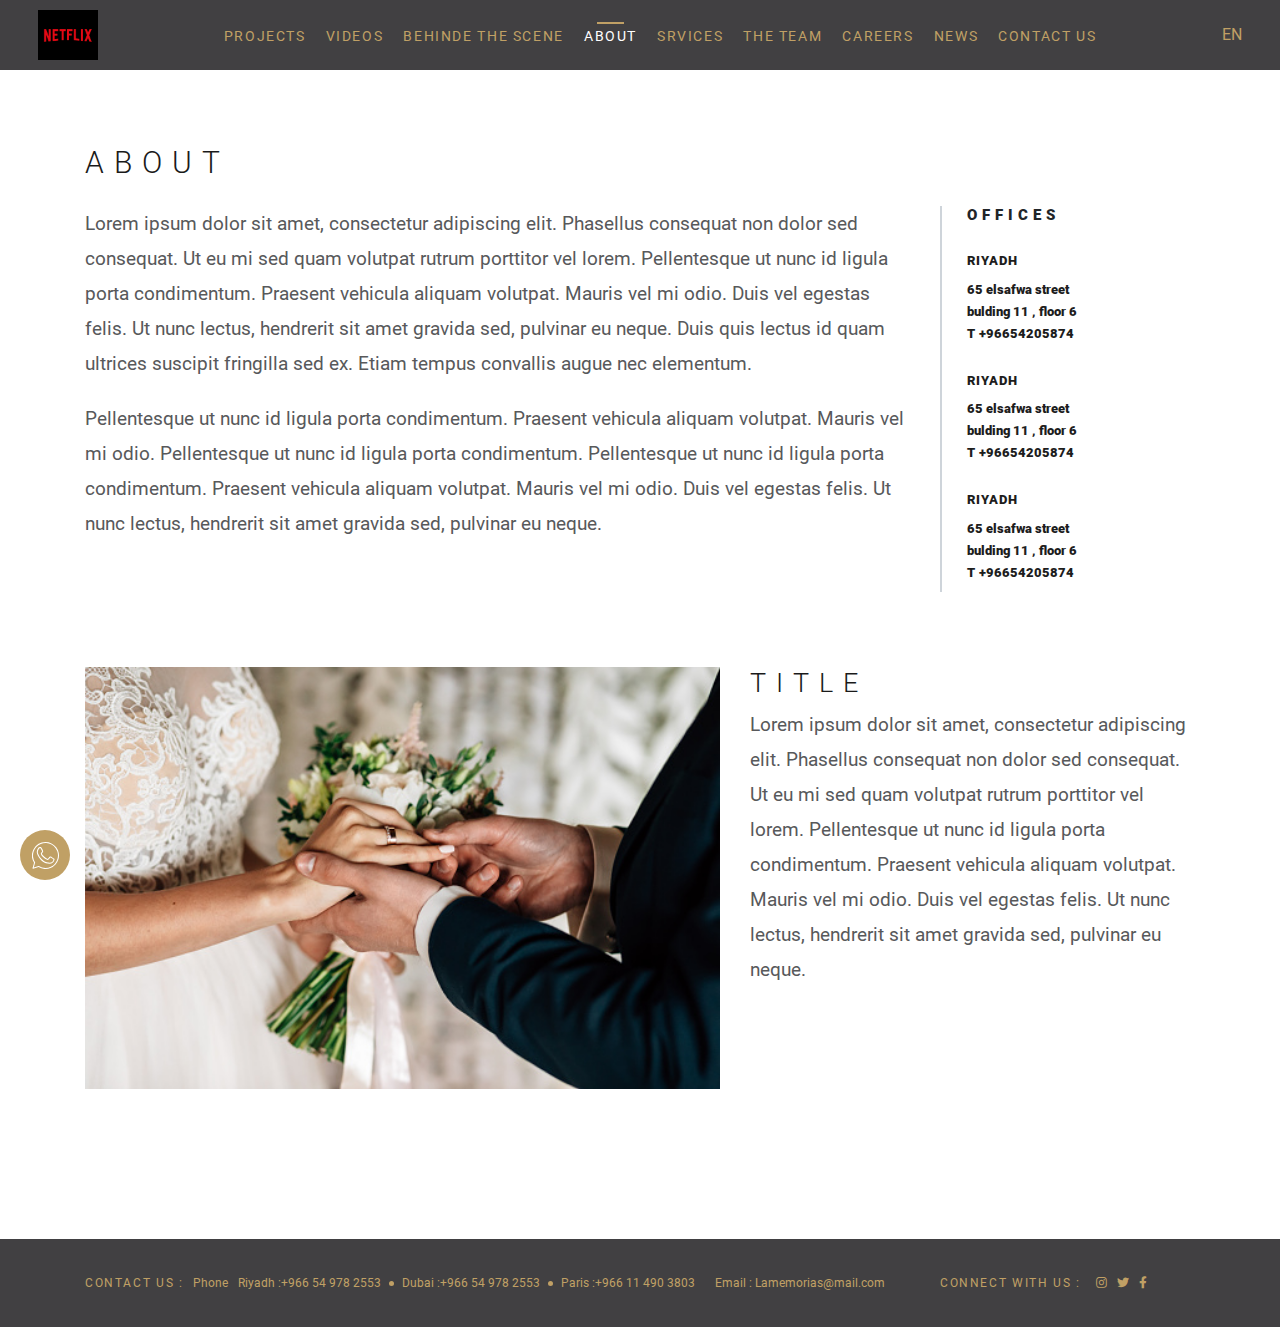
<file: about.html>
<!doctype html>
<html lang="en">

<head>
    <!-- Required meta tags -->
    <meta charset="utf-8">
    <meta name="viewport" content="width=device-width, initial-scale=1, maximum-scale=1, user-scalable=no">

    <!--  CSS -->
    <link rel="stylesheet" href="css/bootstrap.min.css">
    <link rel="stylesheet" href="css/all.min.css">
    <link rel="stylesheet" href="plugins/owlCarousel/owl.carousel.min.css">
    <link rel="stylesheet" href="plugins/animation/animate.min.css">
    <link rel="stylesheet" href="css/style.css">

    <link rel="icon" href="images/xIcon.png" type="image/x-icon" />
    <title> La.memorias </title>
</head>

<body>

    <!-- Header  -->
    <div class="header darkHeader">
        <div class="logo">
            <a href="index.html"> <img src="images/logo.png" alt="logo" class="img-fluid"> </a>
        </div>
        <div class="menu">
            <ul>
                <li> <a href="projects.html"> Projects </a> </li>
                <li> <a href="videos.html"> Videos </a> </li>
                <li> <a href="scenes.html">  behinde the scene </a> </li>
                <li class="active"> <a href="about.html"> About </a> </li>
                <li> <a href="services.html"> Srvices </a> </li>
                <li> <a href="team.html"> The Team </a> </li>
                <li> <a href="careers.html"> Careers </a> </li>
                <li> <a href="news.html"> News </a> </li>
                <li> <a href="contact.html"> Contact Us </a> </li>
            </ul>
        </div>
        
        <div class="navActions">
            <div class="language"> 
                <a href="#"> En </a> </li>
                <!-- <a href="#"> عربي </a>              -->
            </div> 
            <div class="mobile">
                <div class="menuBtn"> <span></span> <span></span> <span></span></div>
                <div class="bodyOverlay"></div>
            </div>
        </div>
    </div>

    <!-- About  -->
    <div class="about secPadding">
        <div class="container">
            <div class="pageTitle"> about </div>
            <div class="aboutWrapper">
                <div class="row">
                    <div class="col-12 col-sm-8 col-md-9">
                        <div class="aboutparagraph">
                            <p> Lorem ipsum dolor sit amet, consectetur adipiscing elit. Phasellus consequat non dolor sed consequat. Ut eu mi sed quam volutpat rutrum porttitor vel lorem. Pellentesque ut nunc id ligula porta condimentum. Praesent vehicula aliquam volutpat. Mauris vel mi odio. Duis vel egestas felis. Ut nunc lectus, hendrerit sit amet gravida sed, pulvinar eu neque. Duis quis lectus id quam ultrices suscipit fringilla sed ex. Etiam tempus convallis augue nec elementum. </p>
                            <p> Pellentesque ut nunc id ligula porta condimentum. Praesent vehicula aliquam volutpat. Mauris vel mi odio. Pellentesque ut nunc id ligula porta condimentum. Pellentesque ut nunc id ligula porta condimentum. Praesent vehicula aliquam volutpat. Mauris vel mi odio. Duis vel egestas felis. Ut nunc lectus, hendrerit sit amet gravida sed, pulvinar eu neque. </p>
                        </div>
                    </div>
                    <div class="col-12 col-sm-4 col-md-3">
                        <div class="aboutSide">
                            <div class="contactGroup">
                                <h4> offices  </h4>
                                <div class="address">
                                    <label> riyadh </label>
                                    <p> 65 elsafwa street  </p>
                                    <p> bulding 11 , floor 6 </p>
                                    <p> <label> T </label> <span>   +96654205874 </span> </p>
                                </div>
                                <div class="address">
                                    <label> riyadh </label>
                                    <p> 65 elsafwa street  </p>
                                    <p> bulding 11 , floor 6 </p>
                                    <p> <label> T </label> <span>   +96654205874 </span> </p>
                                </div>
                                <div class="address">
                                    <label> riyadh </label>
                                    <p> 65 elsafwa street  </p>
                                    <p> bulding 11 , floor 6 </p>
                                    <p> <label> T </label> <span>   +96654205874 </span> </p>
                                </div>
                            </div>
                        </div>
                    </div>               
                </div>
            </div>
            <div class="aboutWrapper">
                <div class="row">
                    <div class="col-12 col-sm-7">
                        <div class="aboutVector">
                            <img src="images/img-3.jpg" alt="img" class="img-fluid w-100">
                        </div>
                    </div>
                    <div class="col-12 col-sm-5">
                        <div class="aboutparagraph">
                            <h2> Title</h2>
                            <p> Lorem ipsum dolor sit amet, consectetur adipiscing elit. Phasellus consequat non dolor sed consequat. Ut eu mi sed quam volutpat rutrum porttitor vel lorem. Pellentesque ut nunc id ligula porta condimentum. Praesent vehicula aliquam volutpat. Mauris vel mi odio. Duis vel egestas felis. Ut nunc lectus, hendrerit sit amet gravida sed, pulvinar eu neque. </p>
                        </div>
                    </div>
                </div>
            </div>
        </div>
    </div>

    <!-- Whatsapp  -->
    <div class="whatsapp"> <img src="images/whatsapp.svg" alt="whatsapp"> </div>

    <!-- Footer  -->
    <div class="footer">
        <div class="container">
            <div class="row">
                <div class="col-12 col-sm-9">
                    <div class="footerInfo">
                        <label> contact us : </label>
                        <div class="phone">
                            <span> Phone </span>
                            <ul>
                                <li> Riyadh : <a href="tel:+966549782553"> +966 54 978 2553 </a></li>
                                <li> Dubai :  <a href="tel:+966549782553"> +966 54 978 2553 </a></li>
                                <li> Paris : <a href="tel:+966549782553"> +966 11 490 3803</a></li>
                            </ul>
                        </div>
                        <div class="email">
                            <span> Email : </span>
                            <a href="mailto:info@fikrasoft.com"> Lamemorias@mail.com </a>
                        </div>
                    </div>
                </div>
                <div class="col-12 col-sm-3">
                    <div class="footerSocial">
                        <label> connect with us : </label>
                        <ul class="social">
                            <li> <a href="#"> <i class="fab fa-instagram"></i> </a></li>
                            <li> <a href="#"> <i class="fab fa-twitter"></i> </a></li>
                            <li> <a href="#"> <i class="fab fa-facebook-f"></i> </a></li>
                        </ul>
                    </div>
                </div>
            </div>
        </div>
    </div>


    <!-- JS -->
    <script src="js/jquery-3.2.1.min.js"></script>
    <script src="js/popper.min.js"></script>
    <script src="js/bootstrap.min.js"></script>
    <script src="plugins/owlCarousel/owl.carousel.min.js"></script>
    <script src="plugins/animation/wow.min.js"></script>
    <script src="js/custom.js"></script>

</body>
</html>
</file>
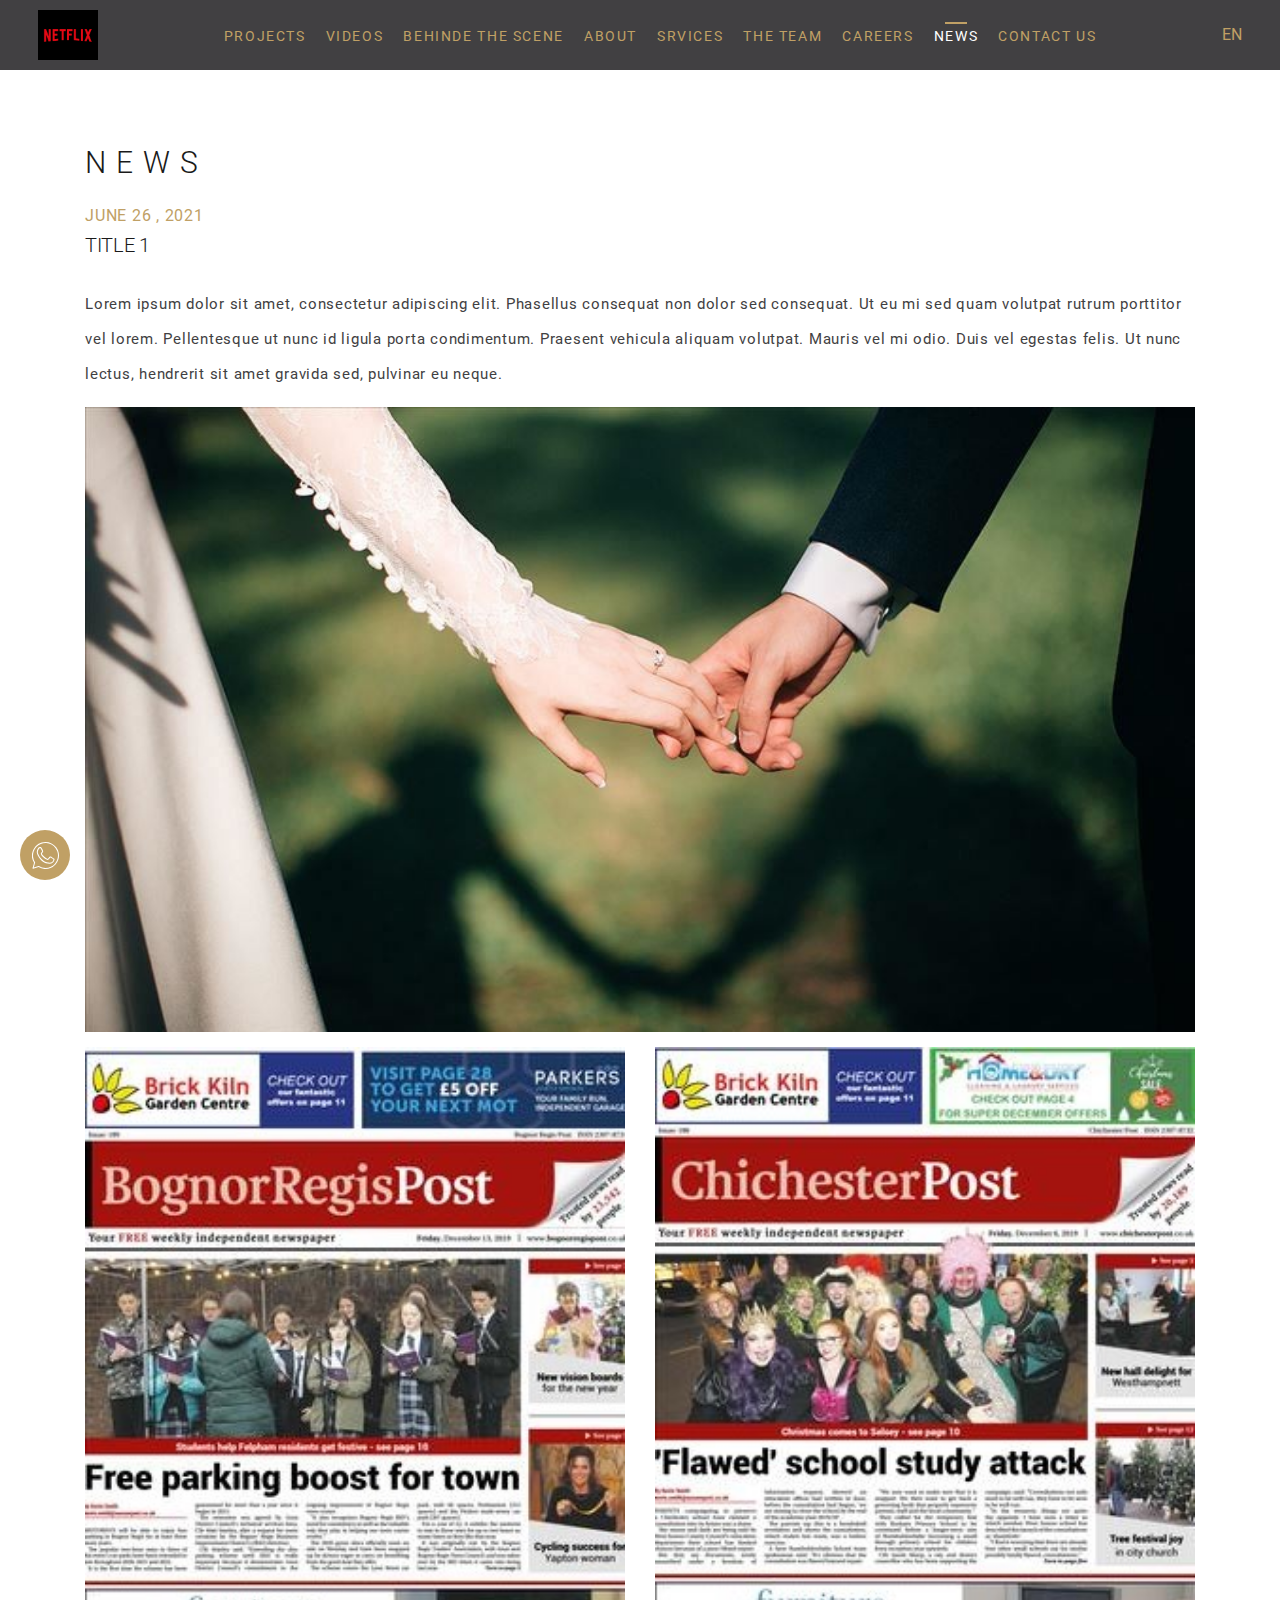
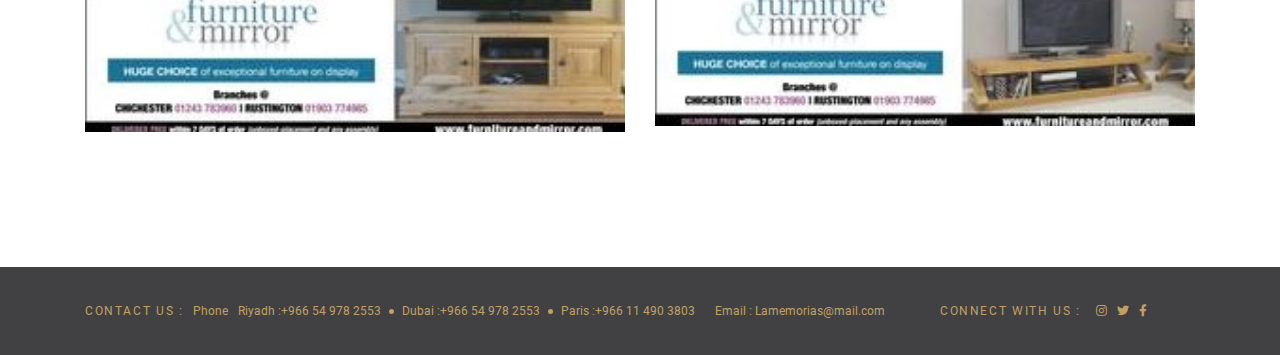
<file: article.html>
<!doctype html>
<html lang="en">

<head>
    <!-- Required meta tags -->
    <meta charset="utf-8">
    <meta name="viewport" content="width=device-width, initial-scale=1, maximum-scale=1, user-scalable=no">

    <!--  CSS -->
    <link rel="stylesheet" href="css/bootstrap.min.css">
    <link rel="stylesheet" href="css/all.min.css">
    <link rel="stylesheet" href="plugins/owlCarousel/owl.carousel.min.css">
    <link rel="stylesheet" href="plugins/animation/animate.min.css">
    <link rel="stylesheet" href="css/style.css">

    <link rel="icon" href="images/xIcon.png" type="image/x-icon" />
    <title> La.memorias </title>
</head>

<body>

    <!-- Header  -->
    <div class="header darkHeader">
        <div class="logo">
            <a href="index.html"> <img src="images/logo.png" alt="logo" class="img-fluid"> </a>
        </div>
        <div class="menu">
            <ul>
                <li> <a href="projects.html"> Projects </a> </li>
                <li> <a href="videos.html"> Videos </a> </li>
                <li> <a href="scenes.html">  behinde the scene </a> </li>
                <li> <a href="about.html"> About </a> </li>
                <li> <a href="services.html"> Srvices </a> </li>
                <li> <a href="team.html"> The Team </a> </li>
                <li> <a href="careers.html"> Careers </a> </li>
                <li class="active"> <a href="news.html"> News </a> </li>
                <li> <a href="contact.html"> Contact Us </a> </li>
            </ul>
        </div>
        
        <div class="navActions">
            <div class="language"> 
                <a href="#"> En </a> </li>
                <!-- <a href="#"> عربي </a>              -->
            </div> 
            <div class="mobile">
                <div class="menuBtn"> <span></span> <span></span> <span></span></div>
                <div class="bodyOverlay"></div>
            </div>
        </div>
    </div>

    <!-- News  -->
    <div class="news singleNews secPadding">
        <div class="container">
            <div class="pageTitle"> news </div>
            <div class="newWrapper">
                <div class="article">
                    <h4> JUNE 26 , 2021 </h4>
                    <h5> TITLE 1 </h5>
                    <div class="row">
                        <div class="col-12 col-sm-12">
                            <p> Lorem ipsum dolor sit amet, consectetur adipiscing elit. Phasellus consequat non dolor sed consequat. Ut eu mi sed quam volutpat rutrum porttitor vel lorem. Pellentesque ut nunc id ligula porta condimentum. Praesent vehicula aliquam volutpat. Mauris vel mi odio. Duis vel egestas felis. Ut nunc lectus, hendrerit sit amet gravida sed, pulvinar eu neque. </p>
                            <img src="images/img-6.jpg" alt="post" class="img-fluid w-100">
                        </div>
                        <div class="col-12 col-sm-6">
                            <img src="images/post-1.jpg" alt="post" class="img-fluid w-100">
                        </div>
                        <div class="col-12 col-sm-6">
                            <img src="images/post-2.jpg" alt="post" class="img-fluid w-100">
                        </div>
                    </div>
                </div>
            </div>
        </div>
    </div>

    <!-- Whatsapp  -->
    <div class="whatsapp"> <img src="images/whatsapp.svg" alt="whatsapp"> </div>

    <!-- Footer  -->
    <div class="footer">
        <div class="container">
            <div class="row">
                <div class="col-12 col-sm-9">
                    <div class="footerInfo">
                        <label> contact us : </label>
                        <div class="phone">
                            <span> Phone </span>
                            <ul>
                                <li> Riyadh : <a href="tel:+966549782553"> +966 54 978 2553 </a></li>
                                <li> Dubai :  <a href="tel:+966549782553"> +966 54 978 2553 </a></li>
                                <li> Paris : <a href="tel:+966549782553"> +966 11 490 3803</a></li>
                            </ul>
                        </div>
                        <div class="email">
                            <span> Email : </span>
                            <a href="mailto:info@fikrasoft.com"> Lamemorias@mail.com </a>
                        </div>
                    </div>
                </div>
                <div class="col-12 col-sm-3">
                    <div class="footerSocial">
                        <label> connect with us : </label>
                        <ul class="social">
                            <li> <a href="#"> <i class="fab fa-instagram"></i> </a></li>
                            <li> <a href="#"> <i class="fab fa-twitter"></i> </a></li>
                            <li> <a href="#"> <i class="fab fa-facebook-f"></i> </a></li>
                        </ul>
                    </div>
                </div>
            </div>
        </div>
    </div>


    <!-- JS -->
    <script src="js/jquery-3.2.1.min.js"></script>
    <script src="js/popper.min.js"></script>
    <script src="js/bootstrap.min.js"></script>
    <script src="plugins/owlCarousel/owl.carousel.min.js"></script>
    <script src="plugins/animation/wow.min.js"></script>
    <script src="js/custom.js"></script>

</body>
</html>
</file>
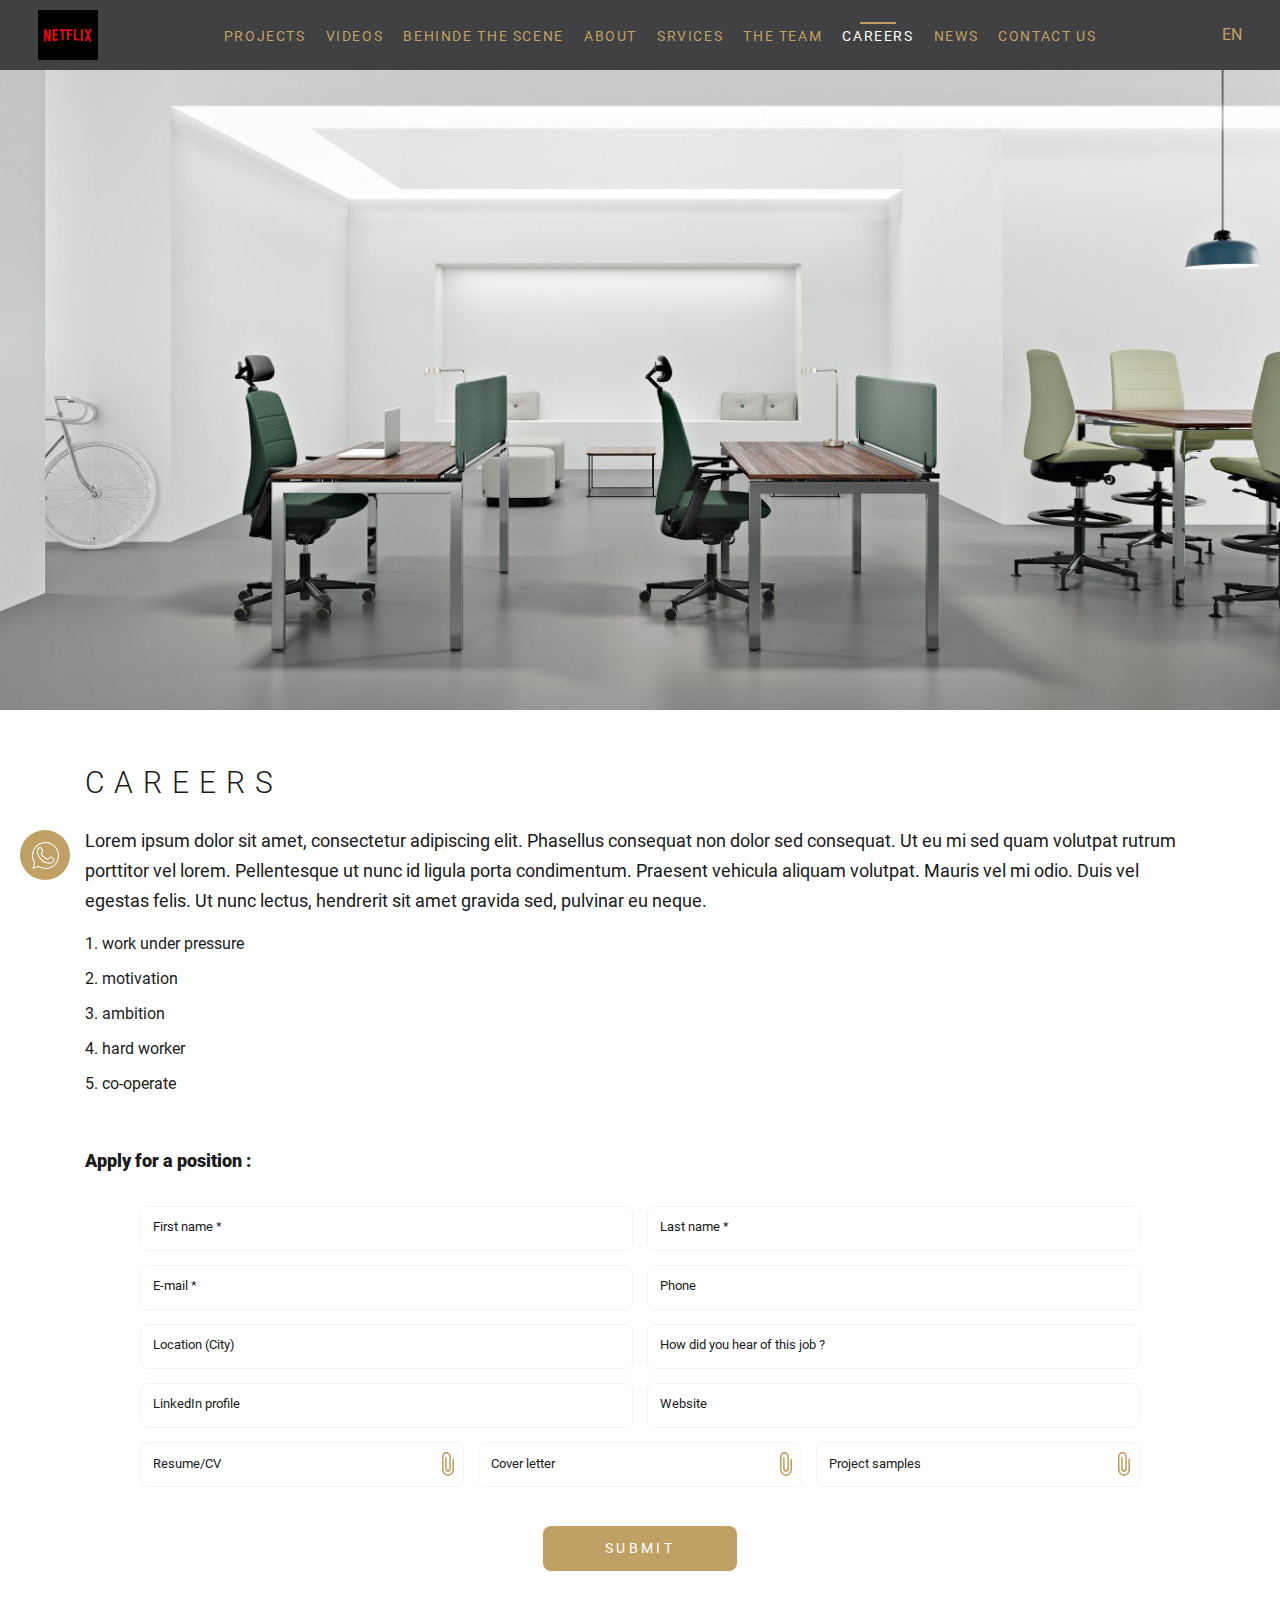
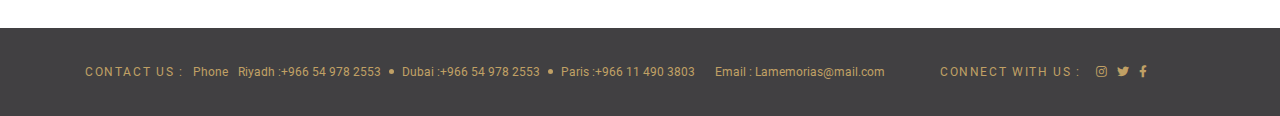
<file: careers.html>
<!doctype html>
<html lang="en">

<head>
    <!-- Required meta tags -->
    <meta charset="utf-8">
    <meta name="viewport" content="width=device-width, initial-scale=1, maximum-scale=1, user-scalable=no">

    <!--  CSS -->
    <link rel="stylesheet" href="css/bootstrap.min.css">
    <link rel="stylesheet" href="css/all.min.css">
    <link rel="stylesheet" href="plugins/owlCarousel/owl.carousel.min.css">
    <link rel="stylesheet" href="plugins/animation/animate.min.css">
    <link rel="stylesheet" href="css/style.css">

    <link rel="icon" href="images/xIcon.png" type="image/x-icon" />
    <title> La.memorias </title>
</head>

<body>

    <!-- Header  -->
    <div class="header darkHeader">
        <div class="logo">
            <a href="index.html"> <img src="images/logo.png" alt="logo" class="img-fluid"> </a>
        </div>
        <div class="menu">
            <ul>
                <li> <a href="projects.html"> Projects </a> </li>
                <li> <a href="videos.html"> Videos </a> </li>
                <li> <a href="scenes.html">  behinde the scene </a> </li>
                <li> <a href="about.html"> About </a> </li>
                <li> <a href="services.html"> Srvices </a> </li>
                <li> <a href="team.html"> The Team </a> </li>
                <li class="active"> <a href="careers.html"> Careers </a> </li>
                <li> <a href="news.html"> News </a> </li>
                <li> <a href="contact.html"> Contact Us </a> </li>
            </ul>
        </div>
        
        <div class="navActions">
            <div class="language"> 
                <a href="#"> En </a> </li>
                <!-- <a href="#"> عربي </a>              -->
            </div> 
            <div class="mobile">
                <div class="menuBtn"> <span></span> <span></span> <span></span></div>
                <div class="bodyOverlay"></div>
            </div>
        </div>
    </div>

    <!-- Careers  -->
    <div class="careers">
        <div class="careersVector"> <img src="images/careers.jpg" alt="Careers" class="img-fluid w-100"> </div>
        <div class="careersWrapper">
            <div class="container">
                <div class="pageTitle"> Careers </div>
                <p> Lorem ipsum dolor sit amet, consectetur adipiscing elit. Phasellus consequat non dolor sed consequat. Ut eu mi sed quam volutpat rutrum porttitor vel lorem. Pellentesque ut nunc id ligula porta condimentum. Praesent vehicula aliquam volutpat. Mauris vel mi odio. Duis vel egestas felis. Ut nunc lectus, hendrerit sit amet gravida sed, pulvinar eu neque.  </p> 
                <ol>
                    <li> work under pressure </li>
                    <li> motivation </li>
                    <li> ambition </li>
                    <li> hard worker </li>
                    <li> co-operate </li>
                </ol>
    
                <h2> Apply for a position : </h2>
                <div class="careersForm">
                    <form action="">
                        <div class="row">
                            <div class="col-12 col-sm-6">
                                <div class="field">
                                    <input type="text" class="form-control">
                                    <label> First name * </label>
                                </div>
                            </div>
                            <div class="col-12 col-sm-6">
                                <div class="field">
                                    <input type="text" class="form-control">
                                    <label> Last name * </label>
                                </div>
                            </div>
                            <div class="col-12 col-sm-6">
                                <div class="field">
                                    <input type="email" class="form-control">
                                    <label> E-mail * </label>
                                </div>
                            </div>
                            <div class="col-12 col-sm-6">
                                <div class="field">
                                    <input type="text" class="form-control">
                                    <label> Phone </label>
                                </div>
                            </div>
                            <div class="col-12 col-sm-6">
                                <div class="field">
                                    <input type="text" class="form-control">
                                    <label> Location (City) </label>
                                </div>
                            </div>
                            <div class="col-12 col-sm-6">
                                <div class="field">
                                    <input type="text" class="form-control">
                                    <label> How did you hear of this job ? </label>
                                </div>
                            </div>
                            <div class="col-12 col-sm-6">
                                <div class="field">
                                    <input type="text" class="form-control">
                                    <label> LinkedIn profile </label>
                                </div>
                            </div>
                            <div class="col-12 col-sm-6">
                                <div class="field">
                                    <input type="text" class="form-control">
                                    <label> Website </label>
                                </div>
                            </div>
                            <div class="col-12 col-sm-4">
                                <div class="file">
                                    <div class="fileName"> Resume/CV </div>
                                    <label class="uploadFile"> <input type="file" class="form-control"> <img src="images/file.svg" alt="file"> </label>
                                </div>
                            </div>
                            <div class="col-12 col-sm-4">
                                <div class="file">
                                    <div class="fileName"> Cover letter </div>
                                    <label class="uploadFile"> <input type="file" class="form-control"> <img src="images/file.svg" alt="file"> </label>
                                </div>
                            </div>
                            <div class="col-12 col-sm-4">
                                <div class="file">
                                    <div class="fileName"> Project samples </div>
                                    <label class="uploadFile"> <input type="file" class="form-control"> <img src="images/file.svg" alt="file"> </label>
                                </div>
                            </div>
                            <div class="col-12">
                                <button type="submit"> submit </button>
                            </div>
                        </div>
                        
                    </form>
                </div>
            </div>          
        </div>
    </div>

    <!-- Whatsapp  -->
    <div class="whatsapp"> <img src="images/whatsapp.svg" alt="whatsapp"> </div>

    <!-- Footer  -->
    <div class="footer">
        <div class="container">
            <div class="row">
                <div class="col-12 col-sm-9">
                    <div class="footerInfo">
                        <label> contact us : </label>
                        <div class="phone">
                            <span> Phone </span>
                            <ul>
                                <li> Riyadh : <a href="tel:+966549782553"> +966 54 978 2553 </a></li>
                                <li> Dubai :  <a href="tel:+966549782553"> +966 54 978 2553 </a></li>
                                <li> Paris : <a href="tel:+966549782553"> +966 11 490 3803</a></li>
                            </ul>
                        </div>
                        <div class="email">
                            <span> Email : </span>
                            <a href="mailto:info@fikrasoft.com"> Lamemorias@mail.com </a>
                        </div>
                    </div>
                </div>
                <div class="col-12 col-sm-3">
                    <div class="footerSocial">
                        <label> connect with us : </label>
                        <ul class="social">
                            <li> <a href="#"> <i class="fab fa-instagram"></i> </a></li>
                            <li> <a href="#"> <i class="fab fa-twitter"></i> </a></li>
                            <li> <a href="#"> <i class="fab fa-facebook-f"></i> </a></li>
                        </ul>
                    </div>
                </div>
            </div>
        </div>
    </div>


    <!-- JS -->
    <script src="js/jquery-3.2.1.min.js"></script>
    <script src="js/popper.min.js"></script>
    <script src="js/bootstrap.min.js"></script>
    <script src="plugins/owlCarousel/owl.carousel.min.js"></script>
    <script src="plugins/animation/wow.min.js"></script>
    <script src="js/custom.js"></script>

</body>
</html>
</file>
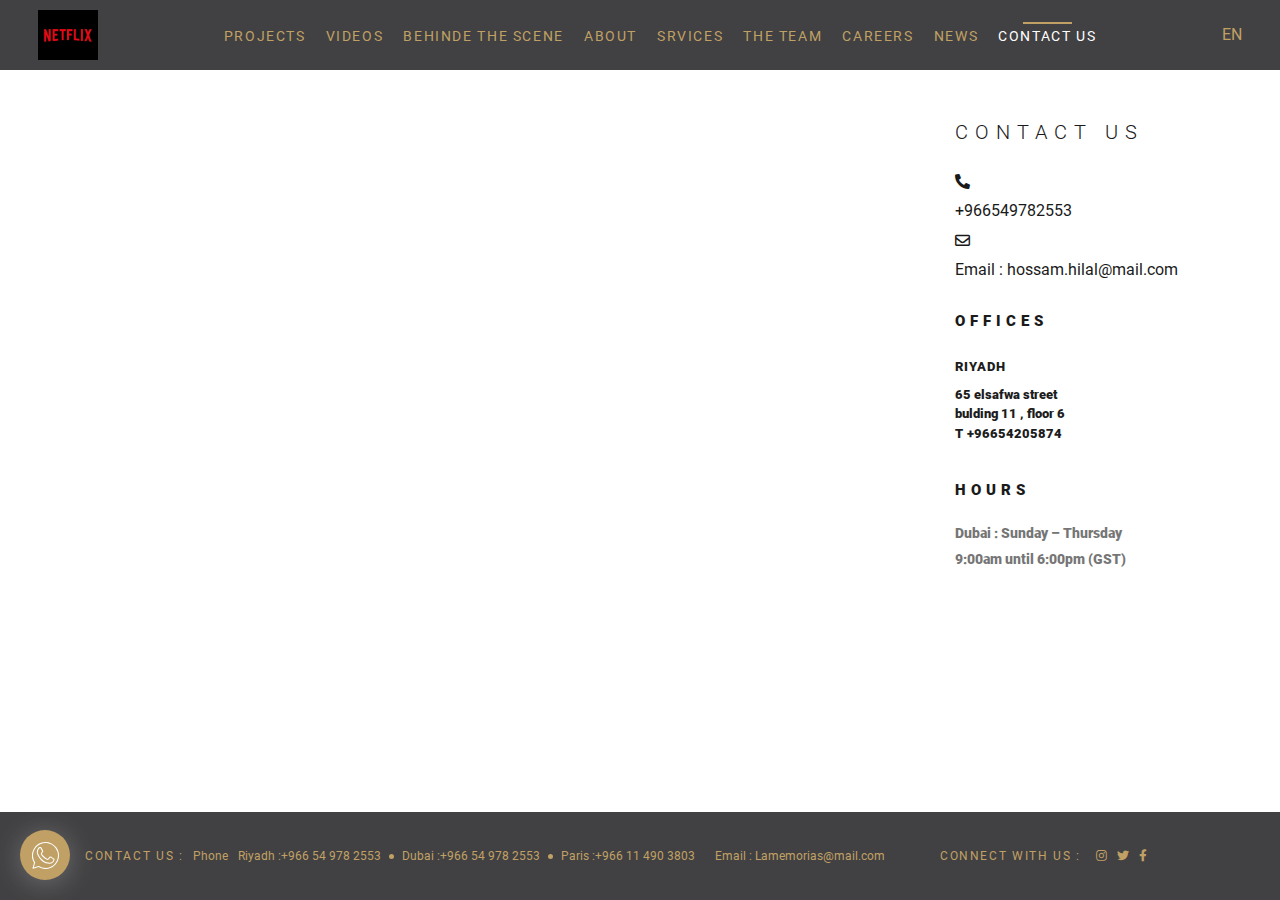
<file: contact.html>
<!doctype html>
<html lang="en">

<head>
    <!-- Required meta tags -->
    <meta charset="utf-8">
    <meta name="viewport" content="width=device-width, initial-scale=1, maximum-scale=1, user-scalable=no">

    <!--  CSS -->
    <link rel="stylesheet" href="css/bootstrap.min.css">
    <link rel="stylesheet" href="css/all.min.css">
    <link rel="stylesheet" href="plugins/owlCarousel/owl.carousel.min.css">
    <link rel="stylesheet" href="plugins/animation/animate.min.css">
    <link rel="stylesheet" href="css/style.css">

    <link rel="icon" href="images/xIcon.png" type="image/x-icon" />
    <title> La.memorias </title>
</head>

<body>

    <!-- Header  -->
    <div class="header darkHeader">
        <div class="logo">
            <a href="index.html"> <img src="images/logo.png" alt="logo" class="img-fluid"> </a>
        </div>
        <div class="menu">
            <ul>
                <li> <a href="projects.html"> Projects </a> </li>
                <li> <a href="videos.html"> Videos </a> </li>
                <li> <a href="scenes.html">  behinde the scene </a> </li>
                <li> <a href="about.html"> About </a> </li>
                <li> <a href="services.html"> Srvices </a> </li>
                <li> <a href="team.html"> The Team </a> </li>
                <li> <a href="careers.html"> Careers </a> </li>
                <li> <a href="news.html"> News </a> </li>
                <li class="active"> <a href="contact.html"> Contact Us </a> </li>
            </ul>
        </div>
        
        <div class="navActions">
            <div class="language"> 
                <a href="#"> En </a> </li>
                <!-- <a href="#"> عربي </a>              -->
            </div> 
            <div class="mobile">
                <div class="menuBtn"> <span></span> <span></span> <span></span></div>
                <div class="bodyOverlay"></div>
            </div>
        </div>
    </div>

    <!-- Contact  -->
    <div class="contact">
        <div class="contactSide">
            <h2> contact us  </h2>
            <ul>
                <li> 
                    <i class="fas fa-phone-alt"></i>
                    <span> +966549782553 </span>
                </li>
                <li> 
                    <i class="far fa-envelope"></i>
                    <span> Email : hossam.hilal@mail.com</span>
                </li>
            </ul>

            <div class="contactGroup">
                <h4> offices  </h4>
                <div class="address">
                    <label> riyadh </label>
                    <p> 65 elsafwa street  </p>
                    <p> bulding 11 , floor 6 </p>
                    <p> <label> T </label> <span>   +96654205874 </span> </p>
                </div>
            </div>

            <div class="contactGroup">
                <h4> hours </h4>
                <div class="location">
                    <p> Dubai : Sunday – Thursday </p>
                    <p> 9:00am until 6:00pm (GST)  </p>
                </div>
            </div>            
        </div>
    </div>

    <!-- Whatsapp  -->
    <div class="whatsapp"> <img src="images/whatsapp.svg" alt="whatsapp"> </div>

    <!-- Footer  -->
    <div class="footer">
        <div class="container">
            <div class="row">
                <div class="col-12 col-sm-9">
                    <div class="footerInfo">
                        <label> contact us : </label>
                        <div class="phone">
                            <span> Phone </span>
                            <ul>
                                <li> Riyadh : <a href="tel:+966549782553"> +966 54 978 2553 </a></li>
                                <li> Dubai :  <a href="tel:+966549782553"> +966 54 978 2553 </a></li>
                                <li> Paris : <a href="tel:+966549782553"> +966 11 490 3803</a></li>
                            </ul>
                        </div>
                        <div class="email">
                            <span> Email : </span>
                            <a href="mailto:info@fikrasoft.com"> Lamemorias@mail.com </a>
                        </div>
                    </div>
                </div>
                <div class="col-12 col-sm-3">
                    <div class="footerSocial">
                        <label> connect with us : </label>
                        <ul class="social">
                            <li> <a href="#"> <i class="fab fa-instagram"></i> </a></li>
                            <li> <a href="#"> <i class="fab fa-twitter"></i> </a></li>
                            <li> <a href="#"> <i class="fab fa-facebook-f"></i> </a></li>
                        </ul>
                    </div>
                </div>
            </div>
        </div>
    </div>


    <!-- JS -->
    <script src="js/jquery-3.2.1.min.js"></script>
    <script src="js/popper.min.js"></script>
    <script src="js/bootstrap.min.js"></script>
    <script src="plugins/owlCarousel/owl.carousel.min.js"></script>
    <script src="plugins/animation/wow.min.js"></script>
    <script src="js/custom.js"></script>

</body>
</html>
</file>
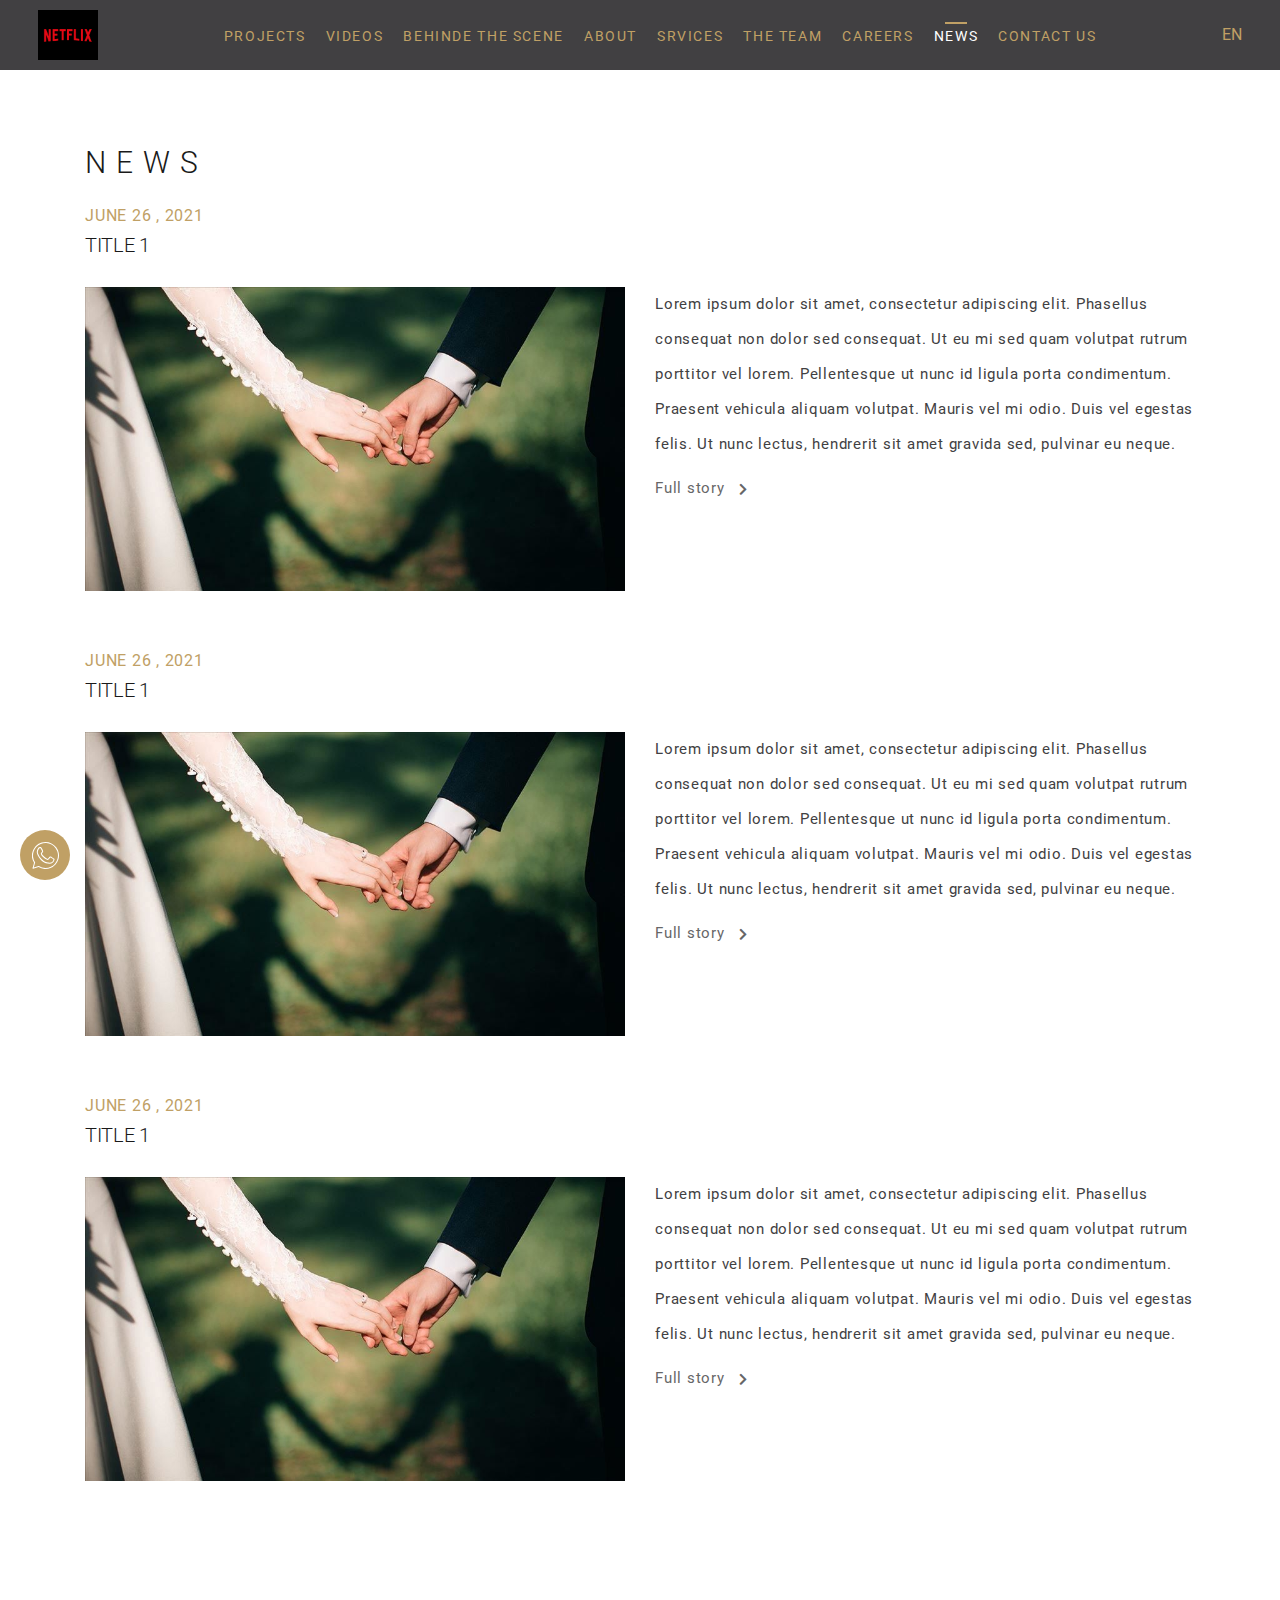
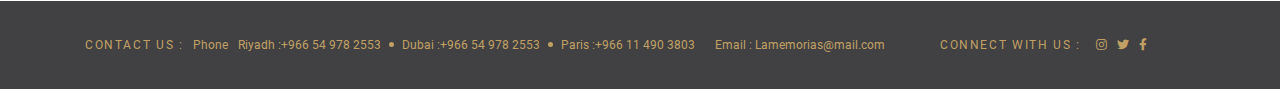
<file: news.html>
<!doctype html>
<html lang="en">

<head>
    <!-- Required meta tags -->
    <meta charset="utf-8">
    <meta name="viewport" content="width=device-width, initial-scale=1, maximum-scale=1, user-scalable=no">

    <!--  CSS -->
    <link rel="stylesheet" href="css/bootstrap.min.css">
    <link rel="stylesheet" href="css/all.min.css">
    <link rel="stylesheet" href="plugins/owlCarousel/owl.carousel.min.css">
    <link rel="stylesheet" href="plugins/animation/animate.min.css">
    <link rel="stylesheet" href="css/style.css">

    <link rel="icon" href="images/xIcon.png" type="image/x-icon" />
    <title> La.memorias </title>
</head>

<body>

    <!-- Header  -->
    <div class="header darkHeader">
        <div class="logo">
            <a href="index.html"> <img src="images/logo.png" alt="logo" class="img-fluid"> </a>
        </div>
        <div class="menu">
            <ul>
                <li> <a href="projects.html"> Projects </a> </li>
                <li> <a href="videos.html"> Videos </a> </li>
                <li> <a href="scenes.html">  behinde the scene </a> </li>
                <li> <a href="about.html"> About </a> </li>
                <li> <a href="services.html"> Srvices </a> </li>
                <li> <a href="team.html"> The Team </a> </li>
                <li> <a href="careers.html"> Careers </a> </li>
                <li class="active"> <a href="news.html"> News </a> </li>
                <li> <a href="contact.html"> Contact Us </a> </li>
            </ul>
        </div>
        
        <div class="navActions">
            <div class="language"> 
                <a href="#"> En </a> </li>
                <!-- <a href="#"> عربي </a>              -->
            </div> 
            <div class="mobile">
                <div class="menuBtn"> <span></span> <span></span> <span></span></div>
                <div class="bodyOverlay"></div>
            </div>
        </div>
    </div>

    <!-- News  -->
    <div class="news secPadding">
        <div class="container">
            <div class="pageTitle"> news </div>
            <div class="newWrapper">
                <div class="article">
                    <h4> JUNE 26 , 2021 </h4>
                    <h5> TITLE 1 </h5>
                    <div class="row">
                        <div class="col-12 col-sm-6">
                            <img src="images/img-6.jpg" alt="post" class="img-fluid w-100">
                        </div>
                        <div class="col-12 col-sm-6">
                            <p> Lorem ipsum dolor sit amet, consectetur adipiscing elit. Phasellus consequat non dolor sed consequat. Ut eu mi sed quam volutpat rutrum porttitor vel lorem. Pellentesque ut nunc id ligula porta condimentum. Praesent vehicula aliquam volutpat. Mauris vel mi odio. Duis vel egestas felis. Ut nunc lectus, hendrerit sit amet gravida sed, pulvinar eu neque. </p>
                            <a href="article.html"> Full story <i class="fas fa-chevron-right"></i> </a>
                        </div>
                    </div>
                </div>
                <div class="article">
                    <h4> JUNE 26 , 2021 </h4>
                    <h5> TITLE 1 </h5>
                    <div class="row">
                        <div class="col-12 col-sm-6">
                            <img src="images/img-6.jpg" alt="post" class="img-fluid w-100">
                        </div>
                        <div class="col-12 col-sm-6">
                            <p> Lorem ipsum dolor sit amet, consectetur adipiscing elit. Phasellus consequat non dolor sed consequat. Ut eu mi sed quam volutpat rutrum porttitor vel lorem. Pellentesque ut nunc id ligula porta condimentum. Praesent vehicula aliquam volutpat. Mauris vel mi odio. Duis vel egestas felis. Ut nunc lectus, hendrerit sit amet gravida sed, pulvinar eu neque. </p>
                            <a href="article.html"> Full story <i class="fas fa-chevron-right"></i> </a>
                        </div>
                    </div>
                </div>
                <div class="article">
                    <h4> JUNE 26 , 2021 </h4>
                    <h5> TITLE 1 </h5>
                    <div class="row">
                        <div class="col-12 col-sm-6">
                            <img src="images/img-6.jpg" alt="post" class="img-fluid w-100">
                        </div>
                        <div class="col-12 col-sm-6">
                            <p> Lorem ipsum dolor sit amet, consectetur adipiscing elit. Phasellus consequat non dolor sed consequat. Ut eu mi sed quam volutpat rutrum porttitor vel lorem. Pellentesque ut nunc id ligula porta condimentum. Praesent vehicula aliquam volutpat. Mauris vel mi odio. Duis vel egestas felis. Ut nunc lectus, hendrerit sit amet gravida sed, pulvinar eu neque. </p>
                            <a href="article.html"> Full story <i class="fas fa-chevron-right"></i> </a>
                        </div>
                    </div>
                </div>
            </div>
        </div>
    </div>

    <!-- Whatsapp  -->
    <div class="whatsapp"> <img src="images/whatsapp.svg" alt="whatsapp"> </div>

    <!-- Footer  -->
    <div class="footer">
        <div class="container">
            <div class="row">
                <div class="col-12 col-sm-9">
                    <div class="footerInfo">
                        <label> contact us : </label>
                        <div class="phone">
                            <span> Phone </span>
                            <ul>
                                <li> Riyadh : <a href="tel:+966549782553"> +966 54 978 2553 </a></li>
                                <li> Dubai :  <a href="tel:+966549782553"> +966 54 978 2553 </a></li>
                                <li> Paris : <a href="tel:+966549782553"> +966 11 490 3803</a></li>
                            </ul>
                        </div>
                        <div class="email">
                            <span> Email : </span>
                            <a href="mailto:info@fikrasoft.com"> Lamemorias@mail.com </a>
                        </div>
                    </div>
                </div>
                <div class="col-12 col-sm-3">
                    <div class="footerSocial">
                        <label> connect with us : </label>
                        <ul class="social">
                            <li> <a href="#"> <i class="fab fa-instagram"></i> </a></li>
                            <li> <a href="#"> <i class="fab fa-twitter"></i> </a></li>
                            <li> <a href="#"> <i class="fab fa-facebook-f"></i> </a></li>
                        </ul>
                    </div>
                </div>
            </div>
        </div>
    </div>


    <!-- JS -->
    <script src="js/jquery-3.2.1.min.js"></script>
    <script src="js/popper.min.js"></script>
    <script src="js/bootstrap.min.js"></script>
    <script src="plugins/owlCarousel/owl.carousel.min.js"></script>
    <script src="plugins/animation/wow.min.js"></script>
    <script src="js/custom.js"></script>

</body>
</html>
</file>
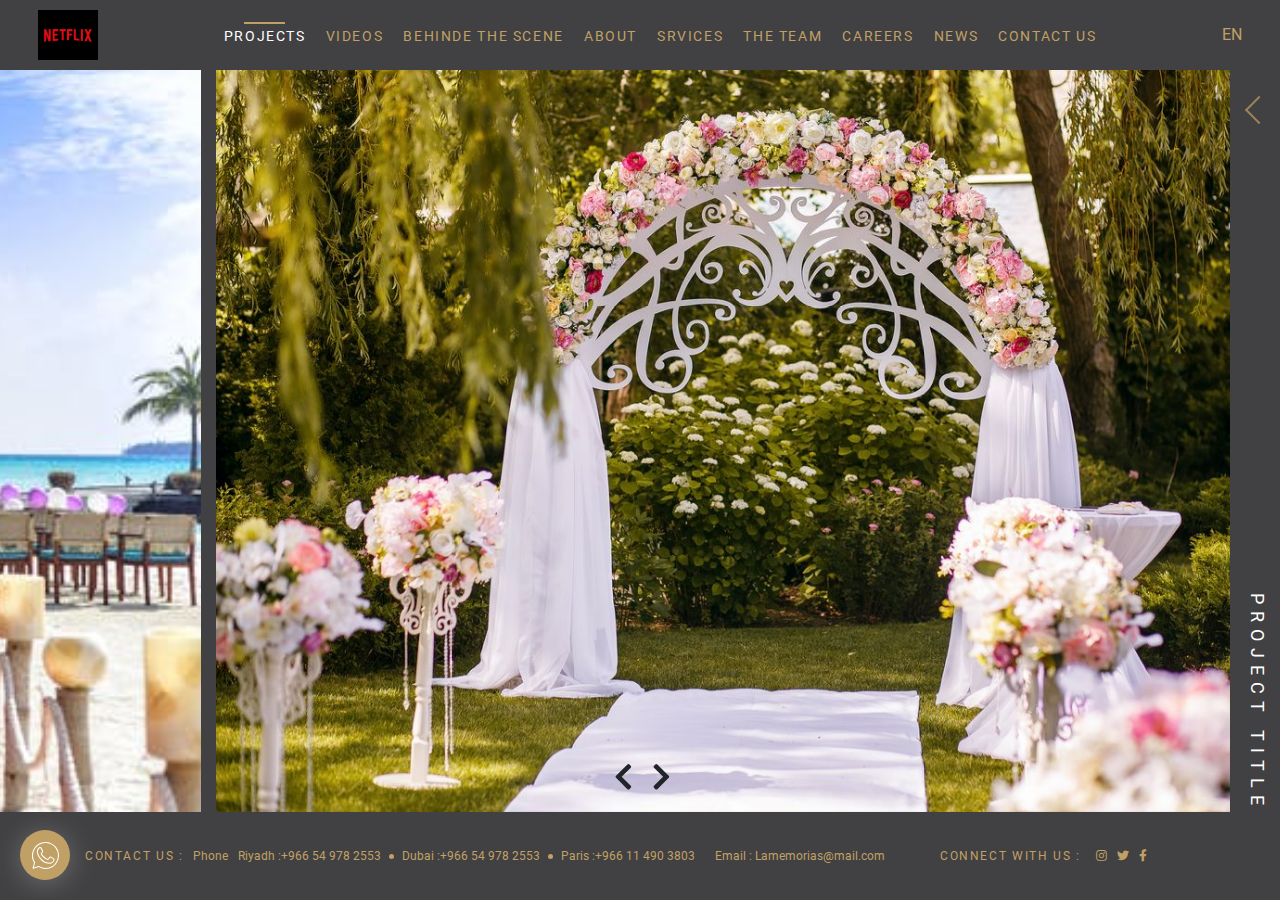
<file: project.html>
<!doctype html>
<html lang="en">

<head>
    <!-- Required meta tags -->
    <meta charset="utf-8">
    <meta name="viewport" content="width=device-width, initial-scale=1, maximum-scale=1, user-scalable=no">

    <!--  CSS -->
    <link rel="stylesheet" href="css/bootstrap.min.css">
    <link rel="stylesheet" href="css/all.min.css">
    <link rel="stylesheet" href="plugins/owlCarousel/owl.carousel.min.css">
    <link rel="stylesheet" href="plugins/animation/animate.min.css">
    <link rel="stylesheet" href="css/style.css">

    <link rel="icon" href="images/xIcon.png" type="image/x-icon" />
    <title> La.memorias </title>
</head>

<body>

    <!-- Header  -->
    <div class="header darkHeader">
        <div class="logo">
            <a href="index.html"> <img src="images/logo.png" alt="logo" class="img-fluid"> </a>
        </div>
        <div class="menu">
            <ul>
                <li class="active"> <a href="projects.html"> Projects </a> </li>
                <li> <a href="videos.html"> Videos </a> </li>
                <li> <a href="scenes.html">  behinde the scene </a> </li>
                <li> <a href="about.html"> About </a> </li>
                <li> <a href="services.html"> Srvices </a> </li>
                <li> <a href="team.html"> The Team </a> </li>
                <li> <a href="careers.html"> Careers </a> </li>
                <li> <a href="news.html"> News </a> </li>
                <li> <a href="contact.html"> Contact Us </a> </li>
            </ul>
        </div>
        
        <div class="navActions">
            <div class="language"> 
                <a href="#"> En </a> </li>
                <!-- <a href="#"> عربي </a>              -->
            </div> 
            <div class="mobile">
                <div class="menuBtn"> <span></span> <span></span> <span></span></div>
                <div class="bodyOverlay"></div>
            </div>
        </div>
    </div>

    <!-- Projects  -->
    <div class="projectPage darkPage">
        <div class="projectSlider fixedPage">
            <div class="owl-carousel owl-theme owlProject">
                <div class="item" style="background: url('images/slide-1.jpg');">  </div>
                <div class="item" style="background: url('images/slide-2.jpeg');"> </div>
                <div class="item" style="background: url('images/slide-3.jpg');">  </div>
                <div class="item" style="background: url('images/slide-4.jpg');">  </div>
                <div class="item" style="background: url('images/slide-5.jpg');">  </div>
                <div class="item" style="background: url('images/slide-6.jpg');">  </div>
                <div class="item" style="background: url('images/slide-7.jpg');">  </div>
                <div class="item" style="background: url('images/slide-8.jpg');">  </div>
            </div>
            <div class="projectData">
                <div class="projectSide">
                    <div class="projectIcon"> <span></span></div>
                    <h2> PROJECT TITLE </h2>
                </div>
                <div class="projectInfo">
                    <h2> PROJECT TITLE </h2>
                    <span> Nov 2021 </span>
                    <h5> LOCATION : Abo Dabi </h5>
                    <p> Lorem ipsum dolor sit amet, consectetur adipiscing elit. Phasellus consequat non dolor sed consequat. Ut eu mi sed quam volutpat rutrum porttitor vel lorem. Pellentesque ut nunc id ligula porta condimentum. Praesent vehicula aliquam volutpat. Mauris vel mi odio. Duis vel egestas felis. Ut nunc lectus, hendrerit sit amet gravida sed, pulvinar eu neque. </p>
                </div>
            </div>
        </div>
    </div>

    <!-- Whatsapp  -->
    <div class="whatsapp"> <img src="images/whatsapp.svg" alt="whatsapp"> </div>

    <!-- Footer  -->
    <div class="footer">
        <div class="container">
            <div class="row">
                <div class="col-12 col-sm-9">
                    <div class="footerInfo">
                        <label> contact us : </label>
                        <div class="phone">
                            <span> Phone </span>
                            <ul>
                                <li> Riyadh : <a href="tel:+966549782553"> +966 54 978 2553 </a></li>
                                <li> Dubai :  <a href="tel:+966549782553"> +966 54 978 2553 </a></li>
                                <li> Paris : <a href="tel:+966549782553"> +966 11 490 3803</a></li>
                            </ul>
                        </div>
                        <div class="email">
                            <span> Email : </span>
                            <a href="mailto:info@fikrasoft.com"> Lamemorias@mail.com </a>
                        </div>
                    </div>
                </div>
                <div class="col-12 col-sm-3">
                    <div class="footerSocial">
                        <label> connect with us : </label>
                        <ul class="social">
                            <li> <a href="#"> <i class="fab fa-instagram"></i> </a></li>
                            <li> <a href="#"> <i class="fab fa-twitter"></i> </a></li>
                            <li> <a href="#"> <i class="fab fa-facebook-f"></i> </a></li>
                        </ul>
                    </div>
                </div>
            </div>
        </div>
    </div>


    <!-- JS -->
    <script src="js/jquery-3.2.1.min.js"></script>
    <script src="js/popper.min.js"></script>
    <script src="js/bootstrap.min.js"></script>
    <script src="plugins/owlCarousel/owl.carousel.min.js"></script>
    <script src="plugins/animation/wow.min.js"></script>
    <script src="js/custom.js"></script>

</body>
</html>
</file>
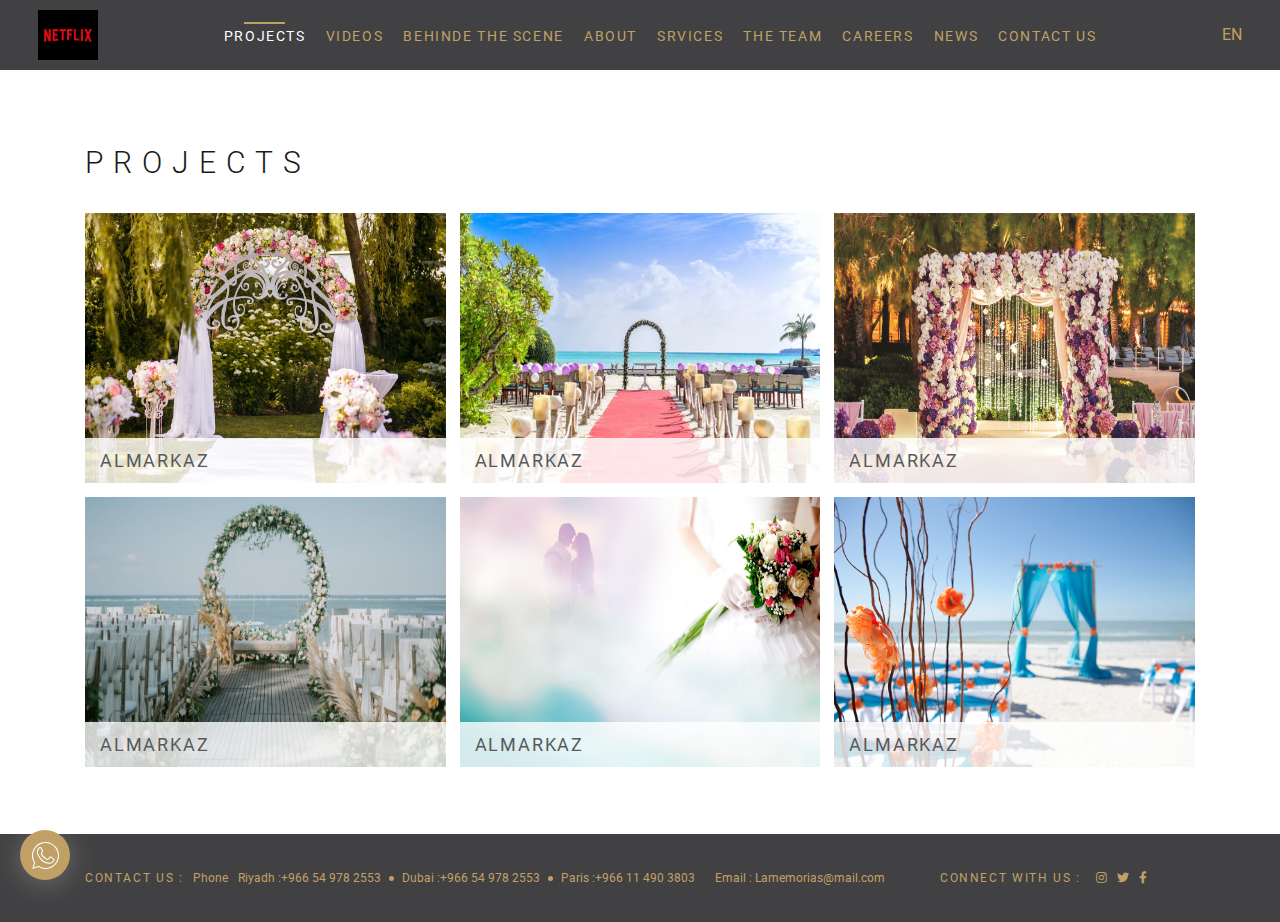
<file: projects.html>
<!doctype html>
<html lang="en">

<head>
    <!-- Required meta tags -->
    <meta charset="utf-8">
    <meta name="viewport" content="width=device-width, initial-scale=1, maximum-scale=1, user-scalable=no">

    <!--  CSS -->
    <link rel="stylesheet" href="css/bootstrap.min.css">
    <link rel="stylesheet" href="css/all.min.css">
    <link rel="stylesheet" href="plugins/owlCarousel/owl.carousel.min.css">
    <link rel="stylesheet" href="plugins/animation/animate.min.css">
    <link rel="stylesheet" href="css/style.css">

    <link rel="icon" href="images/xIcon.png" type="image/x-icon" />
    <title> La.memorias </title>
</head>

<body>

    <!-- Header  -->
    <div class="header darkHeader">
        <div class="logo">
            <a href="index.html"> <img src="images/logo.png" alt="logo" class="img-fluid"> </a>
        </div>
        <div class="menu">
            <ul>
                <li class="active"> <a href="projects.html"> Projects </a> </li>
                <li> <a href="videos.html"> Videos </a> </li>
                <li> <a href="scenes.html">  behinde the scene </a> </li>
                <li> <a href="about.html"> About </a> </li>
                <li> <a href="services.html"> Srvices </a> </li>
                <li> <a href="team.html"> The Team </a> </li>
                <li> <a href="careers.html"> Careers </a> </li>
                <li> <a href="news.html"> News </a> </li>
                <li> <a href="contact.html"> Contact Us </a> </li>
            </ul>
        </div>
        
        <div class="navActions">
            <div class="language"> 
                <a href="#"> En </a> </li>
                <!-- <a href="#"> عربي </a>              -->
            </div> 
            <div class="mobile">
                <div class="menuBtn"> <span></span> <span></span> <span></span></div>
                <div class="bodyOverlay"></div>
            </div>
        </div>
    </div>

    <!-- Projects  -->
    <div class="projects secPadding">
        <div class="container">
            <div class="pageTitle"> projects </div>
            <div class="row">
                <div class="col-12 col-sm-4">
                    <a class="project" href="project.html">
                        <img src="images/slide-1.jpg" alt="img" class="img-fluid w-100">
                        <div class="projectDetails">
                            <div class="projectBody">
                                <h5> Nov 2021 </h5>
                                <p> <span>  location: </span>  Riyadh , Saudi Arabia	 </p>
                            </div>
                            <h3> almarkaz </h3>
                        </div>                       
                    </a>
                </div>
                <div class="col-12 col-sm-4">
                    <a class="project" href="project.html">
                        <img src="images/slide-2.jpeg" alt="img" class="img-fluid w-100">
                        <div class="projectDetails">
                            <div class="projectBody">
                                <h5> Nov 2021 </h5>
                                <p> <span>  location: </span>  Riyadh , Saudi Arabia	 </p>
                            </div>
                            <h3> almarkaz </h3>
                        </div>  
                    </a>
                </div>
                <div class="col-12 col-sm-4">
                    <a class="project" href="project.html">
                        <img src="images/slide-3.jpg" alt="img" class="img-fluid w-100">
                        <div class="projectDetails">
                            <div class="projectBody">
                                <h5> Nov 2021 </h5>
                                <p> <span>  location: </span>  Riyadh , Saudi Arabia	 </p>
                            </div>
                            <h3> almarkaz </h3>
                        </div>  
                    </a>
                </div>
                <div class="col-12 col-sm-4">
                    <a class="project" href="project.html">
                        <img src="images/slide-4.jpg" alt="img" class="img-fluid w-100">
                        <div class="projectDetails">
                            <div class="projectBody">
                                <h5> Nov 2021 </h5>
                                <p> <span>  location: </span>  Riyadh , Saudi Arabia	 </p>
                            </div>
                            <h3> almarkaz </h3>
                        </div>  
                    </a>
                </div>
                <div class="col-12 col-sm-4">
                    <a class="project" href="project.html">
                        <img src="images/slide-5.jpg" alt="img" class="img-fluid w-100">
                        <div class="projectDetails">
                            <div class="projectBody">
                                <h5> Nov 2021 </h5>
                                <p> <span>  location: </span>  Riyadh , Saudi Arabia	 </p>
                            </div>
                            <h3> almarkaz </h3>
                        </div>  
                    </a>
                </div>
                <div class="col-12 col-sm-4">
                    <a class="project" href="project.html">
                        <img src="images/slide-6.jpg" alt="img" class="img-fluid w-100">
                        <div class="projectDetails">
                            <div class="projectBody">
                                <h5> Nov 2021 </h5>
                                <p> <span>  location: </span>  Riyadh , Saudi Arabia	 </p>
                            </div>
                            <h3> almarkaz </h3>
                        </div>  
                    </a>
                </div>
            </div>
        </div>
    </div>

    <!-- Whatsapp  -->
    <div class="whatsapp"> <img src="images/whatsapp.svg" alt="whatsapp"> </div>

    <!-- Footer  -->
    <div class="footer">
        <div class="container">
            <div class="row">
                <div class="col-12 col-sm-9">
                    <div class="footerInfo">
                        <label> contact us : </label>
                        <div class="phone">
                            <span> Phone </span>
                            <ul>
                                <li> Riyadh : <a href="tel:+966549782553"> +966 54 978 2553 </a></li>
                                <li> Dubai :  <a href="tel:+966549782553"> +966 54 978 2553 </a></li>
                                <li> Paris : <a href="tel:+966549782553"> +966 11 490 3803</a></li>
                            </ul>
                        </div>
                        <div class="email">
                            <span> Email : </span>
                            <a href="mailto:info@fikrasoft.com"> Lamemorias@mail.com </a>
                        </div>
                    </div>
                </div>
                <div class="col-12 col-sm-3">
                    <div class="footerSocial">
                        <label> connect with us : </label>
                        <ul class="social">
                            <li> <a href="#"> <i class="fab fa-instagram"></i> </a></li>
                            <li> <a href="#"> <i class="fab fa-twitter"></i> </a></li>
                            <li> <a href="#"> <i class="fab fa-facebook-f"></i> </a></li>
                        </ul>
                    </div>
                </div>
            </div>
        </div>
    </div>


    <!-- JS -->
    <script src="js/jquery-3.2.1.min.js"></script>
    <script src="js/popper.min.js"></script>
    <script src="js/bootstrap.min.js"></script>
    <script src="plugins/owlCarousel/owl.carousel.min.js"></script>
    <script src="plugins/animation/wow.min.js"></script>
    <script src="js/custom.js"></script>

</body>
</html>
</file>
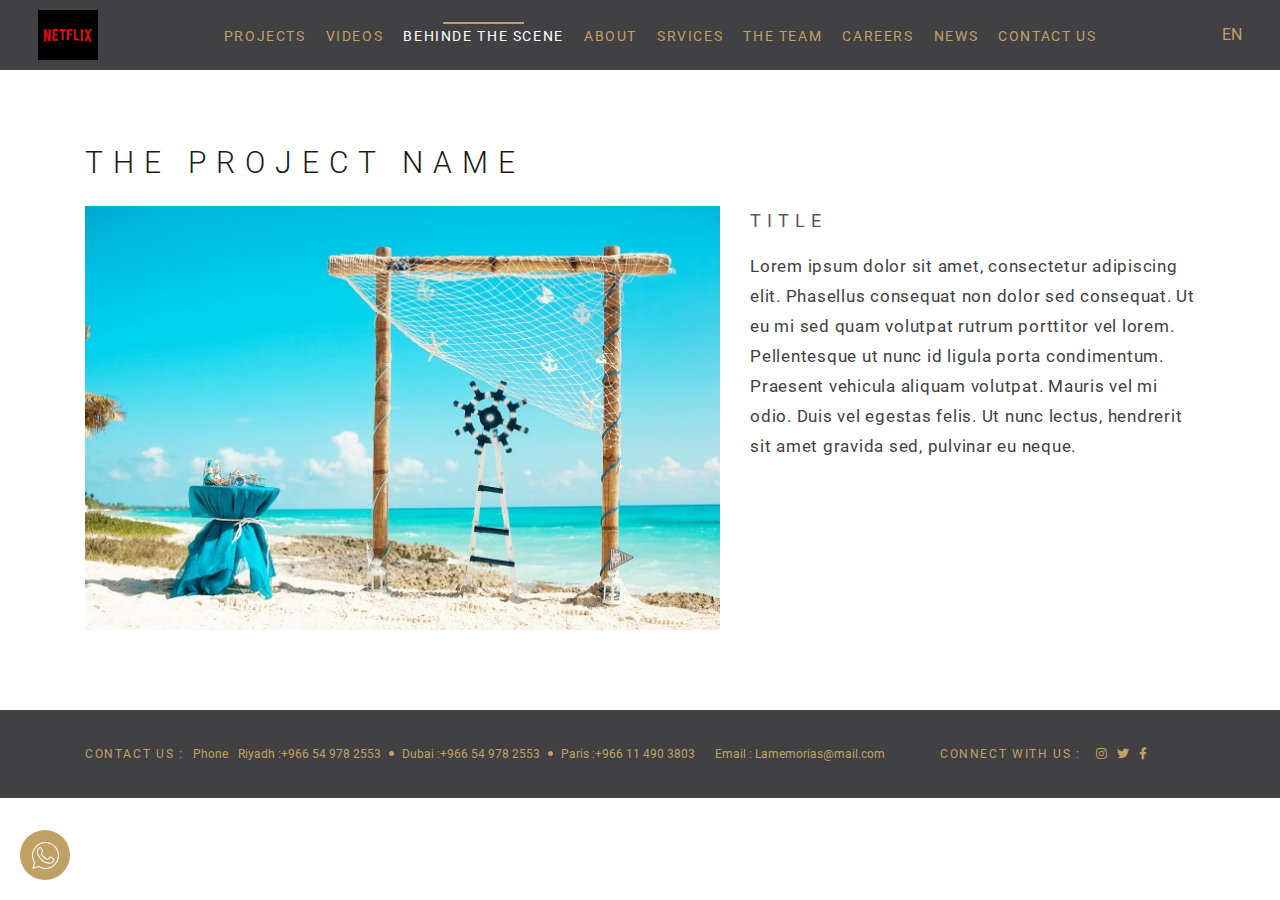
<file: scene.html>
<!doctype html>
<html lang="en">

<head>
    <!-- Required meta tags -->
    <meta charset="utf-8">
    <meta name="viewport" content="width=device-width, initial-scale=1, maximum-scale=1, user-scalable=no">

    <!--  CSS -->
    <link rel="stylesheet" href="css/bootstrap.min.css">
    <link rel="stylesheet" href="css/all.min.css">
    <link rel="stylesheet" href="plugins/owlCarousel/owl.carousel.min.css">
    <link rel="stylesheet" href="plugins/animation/animate.min.css">
    <link rel="stylesheet" href="css/style.css">

    <link rel="icon" href="images/xIcon.png" type="image/x-icon" />
    <title> La.memorias </title>
</head>

<body>

    <!-- Header  -->
    <div class="header darkHeader">
        <div class="logo">
            <a href="index.html"> <img src="images/logo.png" alt="logo" class="img-fluid"> </a>
        </div>
        <div class="menu">
            <ul>
                <li> <a href="projects.html"> Projects </a> </li>
                <li> <a href="videos.html"> Videos </a> </li>
                <li class="active"> <a href="scenes.html">  behinde the scene </a> </li>
                <li> <a href="about.html"> About </a> </li>
                <li> <a href="services.html"> Srvices </a> </li>
                <li> <a href="team.html"> The Team </a> </li>
                <li> <a href="careers.html"> Careers </a> </li>
                <li> <a href="news.html"> News </a> </li>
                <li> <a href="contact.html"> Contact Us </a> </li>
            </ul>
        </div>
        
        <div class="navActions">
            <div class="language"> 
                <a href="#"> En </a> </li>
                <!-- <a href="#"> عربي </a>              -->
            </div> 
            <div class="mobile">
                <div class="menuBtn"> <span></span> <span></span> <span></span></div>
                <div class="bodyOverlay"></div>
            </div>
        </div>
    </div>

    <!-- Projects  -->
    <div class="scenePage secPadding">
        <div class="container">
            <div class="pageTitle"> the project name </div>
            <div class="row">
                <div class="col-12 col-sm-7 col-lg-7">
                    <div class="sceneVector">
                        <img src="images/slide-8.jpg" alt="img" class="img-fluid w-100">
                    </div>
                </div>
                <div class="col-12 col-sm-5 col-lg-5">
                    <div class="sceneDetails">
                        <h3> title </h3>
                        <p> Lorem ipsum dolor sit amet, consectetur adipiscing elit. Phasellus consequat non dolor sed consequat. Ut eu mi sed quam volutpat rutrum porttitor vel lorem. Pellentesque ut nunc id ligula porta condimentum. Praesent vehicula aliquam volutpat. Mauris vel mi odio. Duis vel egestas felis. Ut nunc lectus, hendrerit sit amet gravida sed, pulvinar eu neque.</p>
                    </div>
                </div>
            </div>
        </div>
    </div>

    <!-- Whatsapp  -->
    <div class="whatsapp"> <img src="images/whatsapp.svg" alt="whatsapp"> </div>

    <!-- Footer  -->
    <div class="footer">
        <div class="container">
            <div class="row">
                <div class="col-12 col-sm-9">
                    <div class="footerInfo">
                        <label> contact us : </label>
                        <div class="phone">
                            <span> Phone </span>
                            <ul>
                                <li> Riyadh : <a href="tel:+966549782553"> +966 54 978 2553 </a></li>
                                <li> Dubai :  <a href="tel:+966549782553"> +966 54 978 2553 </a></li>
                                <li> Paris : <a href="tel:+966549782553"> +966 11 490 3803</a></li>
                            </ul>
                        </div>
                        <div class="email">
                            <span> Email : </span>
                            <a href="mailto:info@fikrasoft.com"> Lamemorias@mail.com </a>
                        </div>
                    </div>
                </div>
                <div class="col-12 col-sm-3">
                    <div class="footerSocial">
                        <label> connect with us : </label>
                        <ul class="social">
                            <li> <a href="#"> <i class="fab fa-instagram"></i> </a></li>
                            <li> <a href="#"> <i class="fab fa-twitter"></i> </a></li>
                            <li> <a href="#"> <i class="fab fa-facebook-f"></i> </a></li>
                        </ul>
                    </div>
                </div>
            </div>
        </div>
    </div>


    <!-- JS -->
    <script src="js/jquery-3.2.1.min.js"></script>
    <script src="js/popper.min.js"></script>
    <script src="js/bootstrap.min.js"></script>
    <script src="plugins/owlCarousel/owl.carousel.min.js"></script>
    <script src="plugins/animation/wow.min.js"></script>
    <script src="js/custom.js"></script>

</body>
</html>
</file>
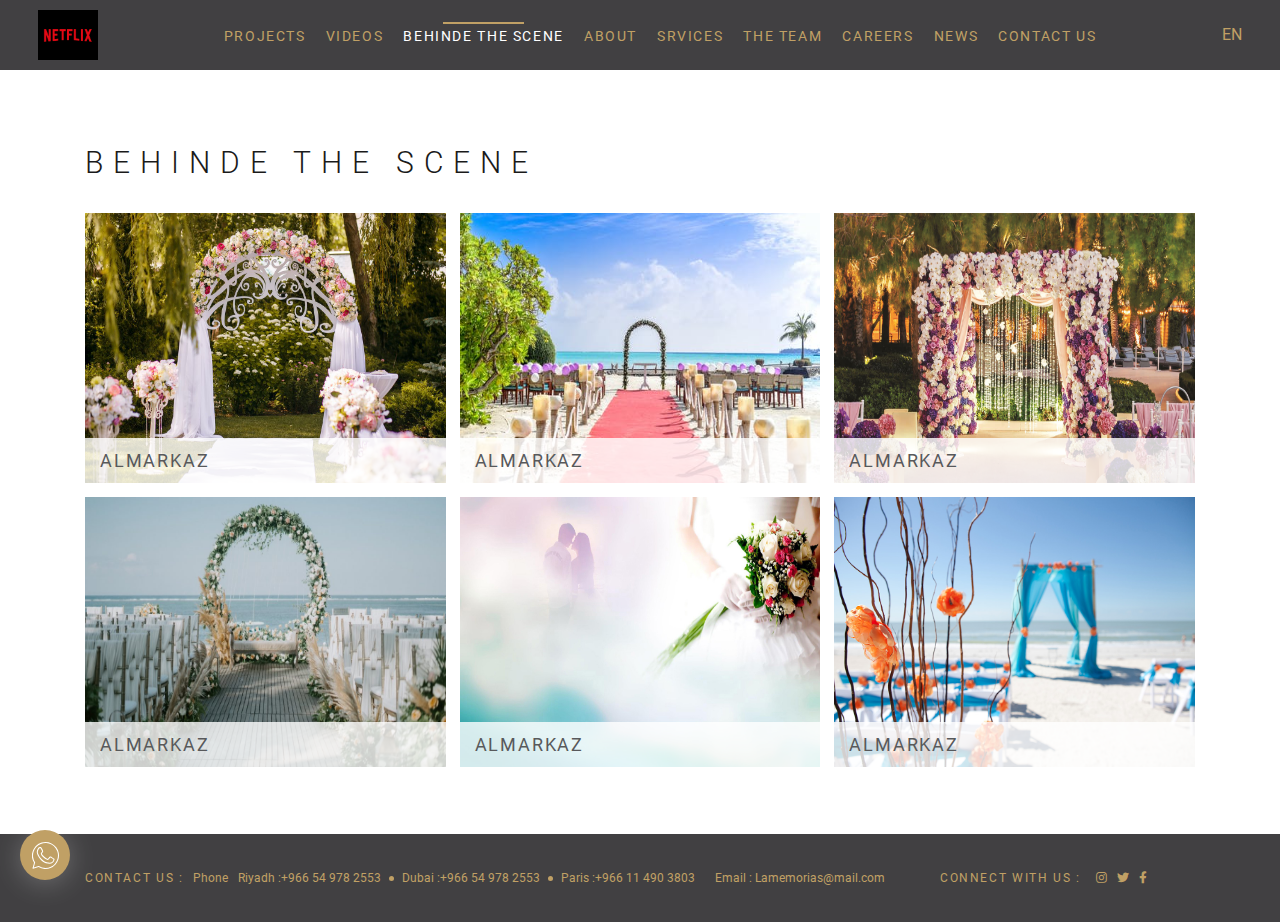
<file: scenes.html>
<!doctype html>
<html lang="en">

<head>
    <!-- Required meta tags -->
    <meta charset="utf-8">
    <meta name="viewport" content="width=device-width, initial-scale=1, maximum-scale=1, user-scalable=no">

    <!--  CSS -->
    <link rel="stylesheet" href="css/bootstrap.min.css">
    <link rel="stylesheet" href="css/all.min.css">
    <link rel="stylesheet" href="plugins/owlCarousel/owl.carousel.min.css">
    <link rel="stylesheet" href="plugins/animation/animate.min.css">
    <link rel="stylesheet" href="css/style.css">

    <link rel="icon" href="images/xIcon.png" type="image/x-icon" />
    <title> La.memorias </title>
</head>

<body>

    <!-- Header  -->
    <div class="header darkHeader">
        <div class="logo">
            <a href="index.html"> <img src="images/logo.png" alt="logo" class="img-fluid"> </a>
        </div>
        <div class="menu">
            <ul>
                <li> <a href="projects.html"> Projects </a> </li>
                <li> <a href="videos.html"> Videos </a> </li>
                <li class="active"> <a href="scenes.html">  behinde the scene </a> </li>
                <li> <a href="about.html"> About </a> </li>
                <li> <a href="services.html"> Srvices </a> </li>
                <li> <a href="team.html"> The Team </a> </li>
                <li> <a href="careers.html"> Careers </a> </li>
                <li> <a href="news.html"> News </a> </li>
                <li> <a href="contact.html"> Contact Us </a> </li>
            </ul>
        </div>
        
        <div class="navActions">
            <div class="language"> 
                <a href="#"> En </a> </li>
                <!-- <a href="#"> عربي </a>              -->
            </div> 
            <div class="mobile">
                <div class="menuBtn"> <span></span> <span></span> <span></span></div>
                <div class="bodyOverlay"></div>
            </div>
        </div>
    </div>

    <!-- Scenes  -->
    <div class="projects secPadding">
        <div class="container">
            <div class="pageTitle"> behinde the scene </div>
            <div class="row">
                <div class="col-12 col-sm-4">
                    <a class="project" href="scene.html">
                        <img src="images/slide-1.jpg" alt="img" class="img-fluid w-100">
                        <div class="projectDetails">
                            <div class="projectBody">
                                <h5> Nov 2021 </h5>
                                <div class="sceneData">
                                    <p> <span>  project: </span>   Creating “MISE-EN-SCÈNE”	 </p>
                                    <p> <span>  event: </span> MISE-EN-SCÈNE	 </p>
                                </div>
                            </div>
                            <h3> almarkaz </h3>
                        </div>                       
                    </a>
                </div>
                <div class="col-12 col-sm-4">
                    <a class="project scene" href="scene.html">
                        <img src="images/slide-2.jpeg" alt="img" class="img-fluid w-100">
                        <div class="projectDetails">
                            <div class="projectBody">
                                <h5> Nov 2021 </h5>
                                <div class="sceneData">
                                    <p> <span>  project: </span>   Creating “MISE-EN-SCÈNE”	 </p>
                                    <p> <span>  event: </span> MISE-EN-SCÈNE	 </p>
                                </div>
                            </div>
                            <h3> almarkaz </h3>
                        </div>  
                    </a>
                </div>
                <div class="col-12 col-sm-4">
                    <a class="project" href="scene.html">
                        <img src="images/slide-3.jpg" alt="img" class="img-fluid w-100">
                        <div class="projectDetails">
                            <div class="projectBody">
                                <h5> Nov 2021 </h5>
                                <div class="sceneData">
                                    <p> <span>  project: </span>   Creating “MISE-EN-SCÈNE”	 </p>
                                    <p> <span>  event: </span> MISE-EN-SCÈNE	 </p>
                                </div>
                            </div>
                            <h3> almarkaz </h3>
                        </div>  
                    </a>
                </div>
                <div class="col-12 col-sm-4">
                    <a class="project" href="scene.html">
                        <img src="images/slide-4.jpg" alt="img" class="img-fluid w-100">
                        <div class="projectDetails">
                            <div class="projectBody">
                                <h5> Nov 2021 </h5>
                                <div class="sceneData">
                                    <p> <span>  project: </span>   Creating “MISE-EN-SCÈNE”	 </p>
                                    <p> <span>  event: </span> MISE-EN-SCÈNE	 </p>
                                </div>
                            </div>
                            <h3> almarkaz </h3>
                        </div>  
                    </a>
                </div>
                <div class="col-12 col-sm-4">
                    <a class="project" href="scene.html">
                        <img src="images/slide-5.jpg" alt="img" class="img-fluid w-100">
                        <div class="projectDetails">
                            <div class="projectBody">
                                <h5> Nov 2021 </h5>
                                <div class="sceneData">
                                    <p> <span>  project: </span>   Creating “MISE-EN-SCÈNE”	 </p>
                                    <p> <span>  event: </span> MISE-EN-SCÈNE	 </p>
                                </div>
                            </div>
                            <h3> almarkaz </h3>
                        </div>  
                    </a>
                </div>
                <div class="col-12 col-sm-4">
                    <a class="project" href="scene.html">
                        <img src="images/slide-6.jpg" alt="img" class="img-fluid w-100">
                        <div class="projectDetails">
                            <div class="projectBody">
                                <h5> Nov 2021 </h5>
                                <div class="sceneData">
                                    <p> <span>  project: </span>   Creating “MISE-EN-SCÈNE”	 </p>
                                    <p> <span>  event: </span> MISE-EN-SCÈNE	 </p>
                                </div>
                            </div>
                            <h3> almarkaz </h3>
                        </div>  
                    </a>
                </div>
            </div>
        </div>
    </div>

    <!-- Whatsapp  -->
    <div class="whatsapp"> <img src="images/whatsapp.svg" alt="whatsapp"> </div>

    <!-- Footer  -->
    <div class="footer">
        <div class="container">
            <div class="row">
                <div class="col-12 col-sm-9">
                    <div class="footerInfo">
                        <label> contact us : </label>
                        <div class="phone">
                            <span> Phone </span>
                            <ul>
                                <li> Riyadh : <a href="tel:+966549782553"> +966 54 978 2553 </a></li>
                                <li> Dubai :  <a href="tel:+966549782553"> +966 54 978 2553 </a></li>
                                <li> Paris : <a href="tel:+966549782553"> +966 11 490 3803</a></li>
                            </ul>
                        </div>
                        <div class="email">
                            <span> Email : </span>
                            <a href="mailto:info@fikrasoft.com"> Lamemorias@mail.com </a>
                        </div>
                    </div>
                </div>
                <div class="col-12 col-sm-3">
                    <div class="footerSocial">
                        <label> connect with us : </label>
                        <ul class="social">
                            <li> <a href="#"> <i class="fab fa-instagram"></i> </a></li>
                            <li> <a href="#"> <i class="fab fa-twitter"></i> </a></li>
                            <li> <a href="#"> <i class="fab fa-facebook-f"></i> </a></li>
                        </ul>
                    </div>
                </div>
            </div>
        </div>
    </div>


    <!-- JS -->
    <script src="js/jquery-3.2.1.min.js"></script>
    <script src="js/popper.min.js"></script>
    <script src="js/bootstrap.min.js"></script>
    <script src="plugins/owlCarousel/owl.carousel.min.js"></script>
    <script src="plugins/animation/wow.min.js"></script>
    <script src="js/custom.js"></script>

</body>
</html>
</file>
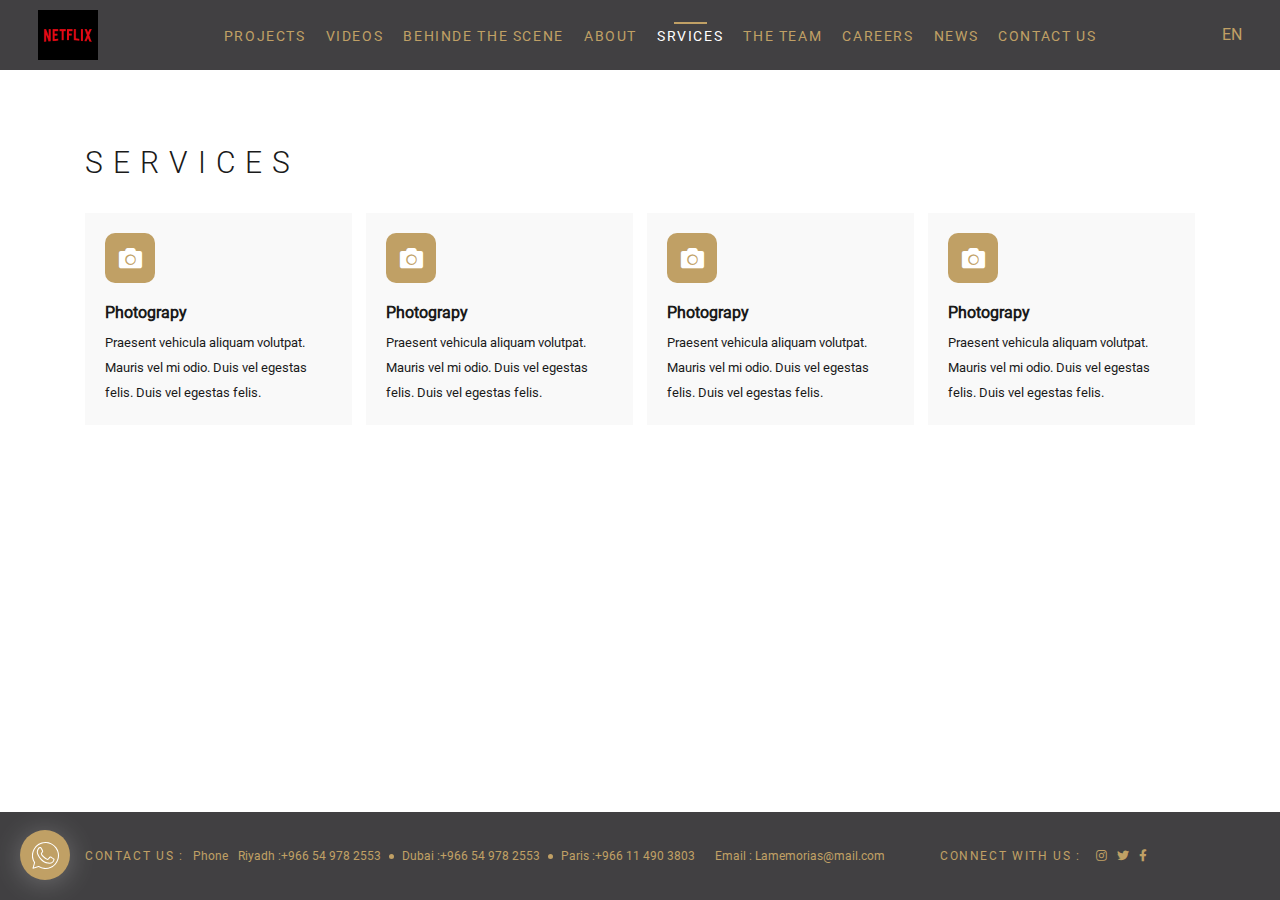
<file: services.html>
<!doctype html>
<html lang="en">

<head>
    <!-- Required meta tags -->
    <meta charset="utf-8">
    <meta name="viewport" content="width=device-width, initial-scale=1, maximum-scale=1, user-scalable=no">

    <!--  CSS -->
    <link rel="stylesheet" href="css/bootstrap.min.css">
    <link rel="stylesheet" href="css/all.min.css">
    <link rel="stylesheet" href="plugins/owlCarousel/owl.carousel.min.css">
    <link rel="stylesheet" href="plugins/animation/animate.min.css">
    <link rel="stylesheet" href="css/style.css">

    <link rel="icon" href="images/xIcon.png" type="image/x-icon" />
    <title> La.memorias </title>
</head>

<body>

    <!-- Header  -->
    <div class="header darkHeader">
        <div class="logo">
            <a href="index.html"> <img src="images/logo.png" alt="logo" class="img-fluid"> </a>
        </div>
        <div class="menu">
            <ul>
                <li> <a href="projects.html"> Projects </a> </li>
                <li> <a href="videos.html"> Videos </a> </li>
                <li> <a href="scenes.html">  behinde the scene </a> </li>
                <li> <a href="about.html"> About </a> </li>
                <li class="active"> <a href="services.html"> Srvices </a> </li>
                <li> <a href="team.html"> The Team </a> </li>
                <li> <a href="careers.html"> Careers </a> </li>
                <li> <a href="news.html"> News </a> </li>
                <li> <a href="contact.html"> Contact Us </a> </li>
            </ul>
        </div>
        
        <div class="navActions">
            <div class="language"> 
                <a href="#"> En </a> </li>
                <!-- <a href="#"> عربي </a>              -->
            </div> 
            <div class="mobile">
                <div class="menuBtn"> <span></span> <span></span> <span></span></div>
                <div class="bodyOverlay"></div>
            </div>
        </div>
    </div>

    <!-- Careers  -->
    <div class="services fixedPage secPadding">
        <div class="container">
            <div class="pageTitle"> services </div>
            <div class="row"> 
                <div class="col-12 col-sm-4 col-lg-3">
                    <a class="service" href="service.html">
                        <span> <i class="fas fa-camera"></i> </span>
                        <h3> Photograpy </h3>
                        <p> Praesent vehicula aliquam volutpat. Mauris vel mi odio. Duis vel egestas felis. Duis vel egestas felis. </p>
                    </a>
                </div>
                <div class="col-12 col-sm-4 col-lg-3">
                    <a class="service" href="service.html">
                        <span> <i class="fas fa-camera"></i> </span>
                        <h3> Photograpy </h3>
                        <p> Praesent vehicula aliquam volutpat. Mauris vel mi odio. Duis vel egestas felis. Duis vel egestas felis. </p>
                    </a>
                </div>
                <div class="col-12 col-sm-4 col-lg-3">
                    <a class="service" href="service.html">
                        <span> <i class="fas fa-camera"></i> </span>
                        <h3> Photograpy </h3>
                        <p> Praesent vehicula aliquam volutpat. Mauris vel mi odio. Duis vel egestas felis. Duis vel egestas felis. </p>
                    </a>
                </div>
                <div class="col-12 col-sm-4 col-lg-3">
                    <a class="service" href="service.html">
                        <span> <i class="fas fa-camera"></i> </span>
                        <h3> Photograpy </h3>
                        <p> Praesent vehicula aliquam volutpat. Mauris vel mi odio. Duis vel egestas felis. Duis vel egestas felis. </p>
                    </a>
                </div>
            </div>
        </div>
    </div>

    <!-- Whatsapp  -->
    <div class="whatsapp"> <img src="images/whatsapp.svg" alt="whatsapp"> </div>

    <!-- Footer  -->
    <div class="footer">
        <div class="container">
            <div class="row">
                <div class="col-12 col-sm-9">
                    <div class="footerInfo">
                        <label> contact us : </label>
                        <div class="phone">
                            <span> Phone </span>
                            <ul>
                                <li> Riyadh : <a href="tel:+966549782553"> +966 54 978 2553 </a></li>
                                <li> Dubai :  <a href="tel:+966549782553"> +966 54 978 2553 </a></li>
                                <li> Paris : <a href="tel:+966549782553"> +966 11 490 3803</a></li>
                            </ul>
                        </div>
                        <div class="email">
                            <span> Email : </span>
                            <a href="mailto:info@fikrasoft.com"> Lamemorias@mail.com </a>
                        </div>
                    </div>
                </div>
                <div class="col-12 col-sm-3">
                    <div class="footerSocial">
                        <label> connect with us : </label>
                        <ul class="social">
                            <li> <a href="#"> <i class="fab fa-instagram"></i> </a></li>
                            <li> <a href="#"> <i class="fab fa-twitter"></i> </a></li>
                            <li> <a href="#"> <i class="fab fa-facebook-f"></i> </a></li>
                        </ul>
                    </div>
                </div>
            </div>
        </div>
    </div>


    <!-- JS -->
    <script src="js/jquery-3.2.1.min.js"></script>
    <script src="js/popper.min.js"></script>
    <script src="js/bootstrap.min.js"></script>
    <script src="plugins/owlCarousel/owl.carousel.min.js"></script>
    <script src="plugins/animation/wow.min.js"></script>
    <script src="js/custom.js"></script>

</body>
</html>
</file>
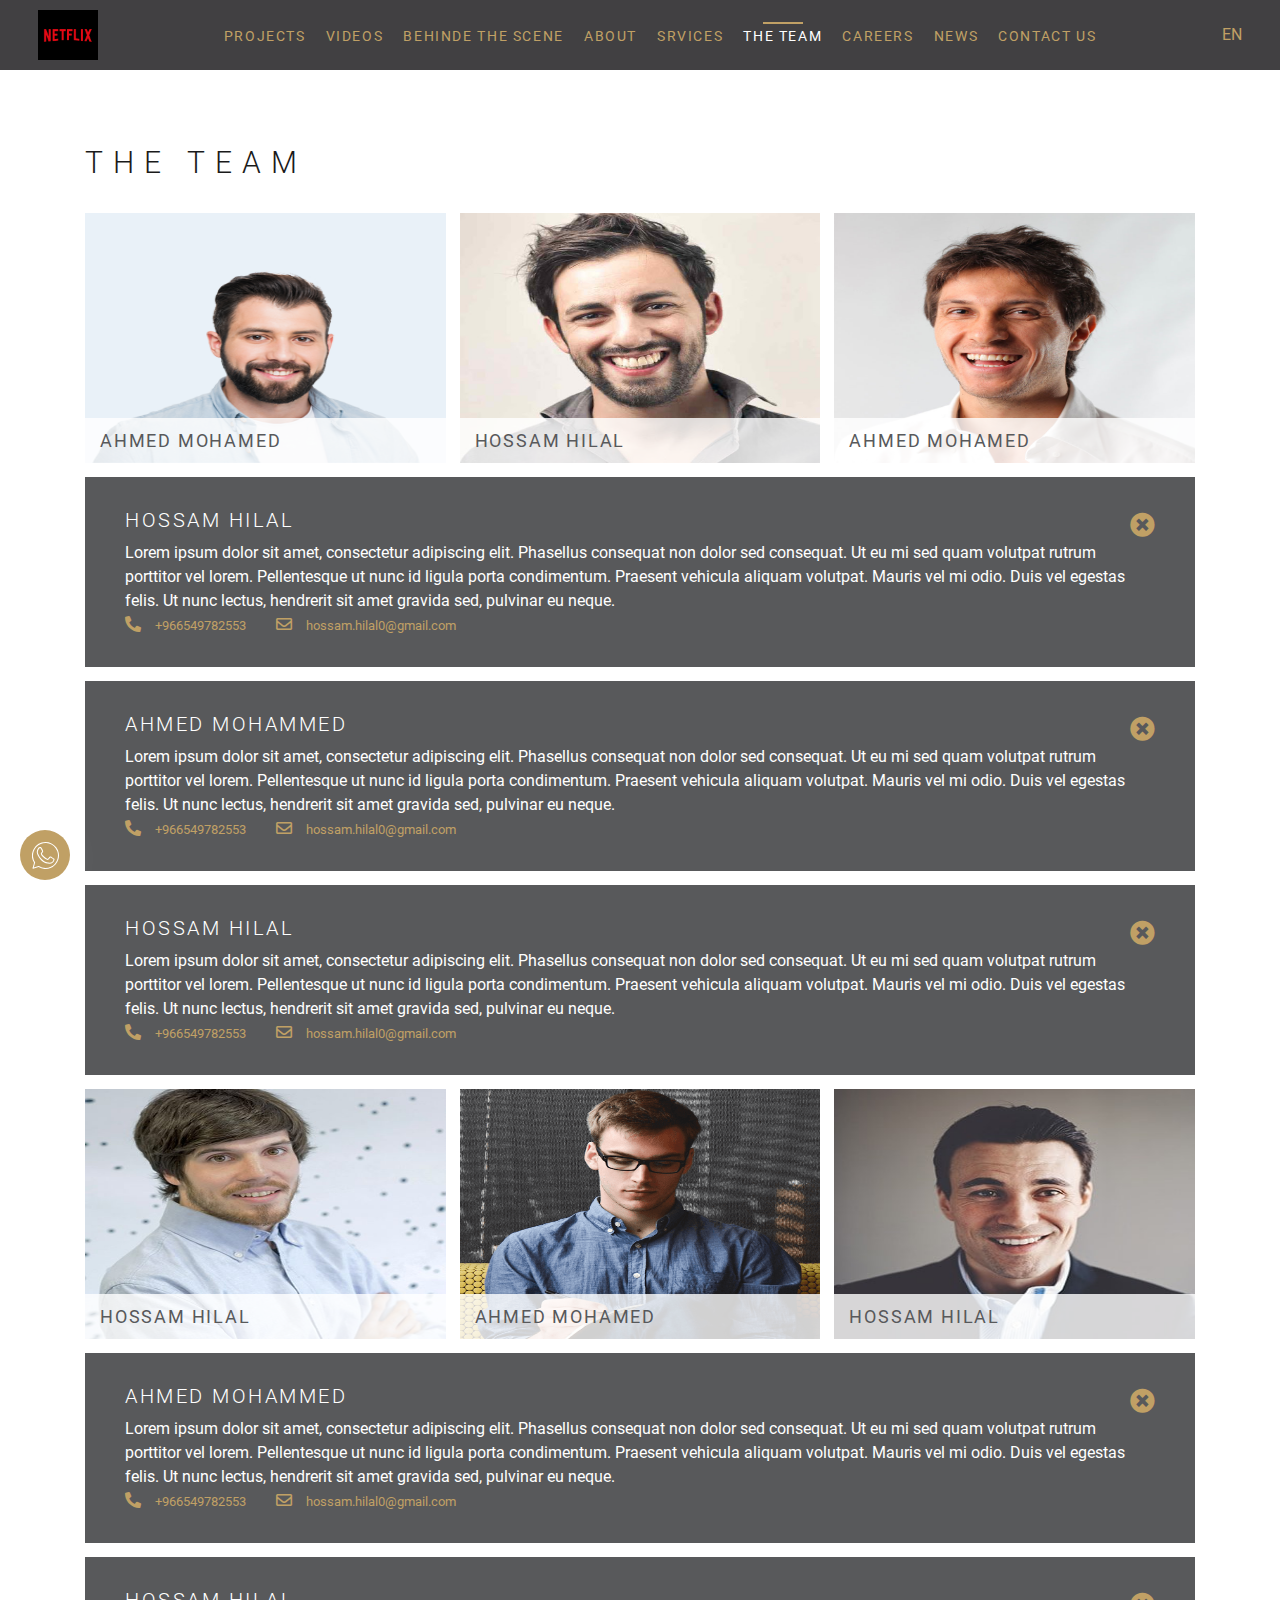
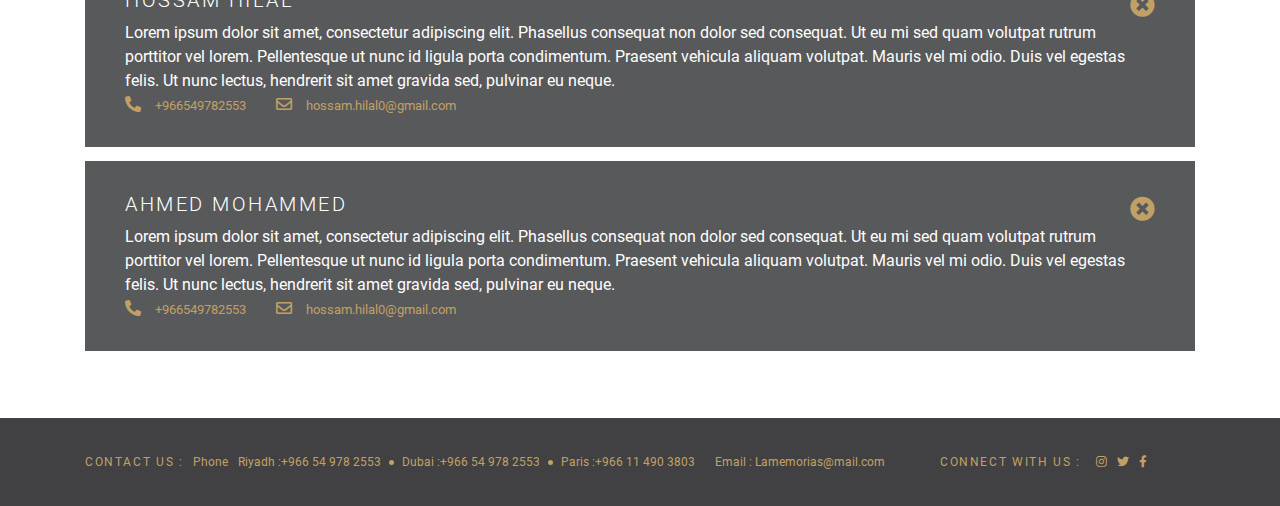
<file: team.html>
<!doctype html>
<html lang="en">

<head>
    <!-- Required meta tags -->
    <meta charset="utf-8">
    <meta name="viewport" content="width=device-width, initial-scale=1, maximum-scale=1, user-scalable=no">

    <!--  CSS -->
    <link rel="stylesheet" href="css/bootstrap.min.css">
    <link rel="stylesheet" href="css/all.min.css">
    <link rel="stylesheet" href="plugins/owlCarousel/owl.carousel.min.css">
    <link rel="stylesheet" href="plugins/animation/animate.min.css">
    <link rel="stylesheet" href="css/style.css">

    <link rel="icon" href="images/xIcon.png" type="image/x-icon" />
    <title> La.memorias </title>
</head>

<body>

    <!-- Header  -->
    <div class="header darkHeader">
        <div class="logo">
            <a href="index.html"> <img src="images/logo.png" alt="logo" class="img-fluid"> </a>
        </div>
        <div class="menu">
            <ul>
                <li> <a href="projects.html"> Projects </a> </li>
                <li> <a href="videos.html"> Videos </a> </li>
                <li> <a href="scenes.html">  behinde the scene </a> </li>
                <li> <a href="about.html"> About </a> </li>
                <li> <a href="services.html"> Srvices </a> </li>
                <li class="active"> <a href="team.html"> The Team </a> </li>
                <li> <a href="careers.html"> Careers </a> </li>
                <li> <a href="news.html"> News </a> </li>
                <li> <a href="contact.html"> Contact Us </a> </li>
            </ul>
        </div>
        
        <div class="navActions">
            <div class="language"> 
                <a href="#"> En </a> </li>
                <!-- <a href="#"> عربي </a>              -->
            </div> 
            <div class="mobile">
                <div class="menuBtn"> <span></span> <span></span> <span></span></div>
                <div class="bodyOverlay"></div>
            </div>
        </div>
    </div>

    <!-- Teams  -->
    <div class="projects teams secPadding">
        <div class="container">
            <div class="pageTitle"> the Team </div>
            <div class="row">
                <div class="col-12 col-sm-4" data-tab="tab1">
                    <div class="project video member">
                        <img src="images/member-1.png" alt="img" class="img-fluid w-100">
                        <div class="projectDetails">
                            <div class="projectBody"></div>
                            <h3> ahmed mohamed </h3>
                        </div>                       
                    </div>
                </div>
                <div class="col-12 col-sm-4" data-tab="tab2">
                    <div class="project video member">
                        <img src="images/member-2.jpg" alt="img" class="img-fluid w-100">
                        <div class="projectDetails">
                            <div class="projectBody"></div>
                            <h3> hossam hilal </h3>
                        </div>                       
                    </div>
                </div>
                <div class="col-12 col-sm-4" data-tab="tab3">
                    <div class="project video member">
                        <img src="images/member-3.jpg" alt="img" class="img-fluid w-100">
                        <div class="projectDetails">
                            <div class="projectBody"></div>
                            <h3> ahmed mohamed </h3>
                        </div>                       
                    </div>
                </div>
                <div class="col-12 tab" id="tab1">
                    <div class="memberData">
                        <span class="closeMember"> <i class="fas fa-times-circle"></i></span>
                        <h2> hossam Hilal </h2>
                        <p> Lorem ipsum dolor sit amet, consectetur adipiscing elit. Phasellus consequat non dolor sed consequat. Ut eu mi sed quam volutpat rutrum porttitor vel lorem. Pellentesque ut nunc id ligula porta condimentum. Praesent vehicula aliquam volutpat. Mauris vel mi odio. Duis vel egestas felis. Ut nunc lectus, hendrerit sit amet gravida sed, pulvinar eu neque. </p>
                        <ul>
                            <li> <i class="fas fa-phone-alt"></i> <a class="memberPhone" href="tel:+966549782553"> +966549782553 </a></li>
                            <li> <i class="far fa-envelope"></i> <a class="memberEmail" href="mailto:hossam.hilal0@gmail.com"> hossam.hilal0@gmail.com </a></li>
                        </ul>
                    </div>
                </div>
                <div class="col-12 tab" id="tab2">
                    <div class="memberData">
                        <span class="closeMember"> <i class="fas fa-times-circle"></i></span>
                        <h2> ahmed mohammed </h2>
                        <p> Lorem ipsum dolor sit amet, consectetur adipiscing elit. Phasellus consequat non dolor sed consequat. Ut eu mi sed quam volutpat rutrum porttitor vel lorem. Pellentesque ut nunc id ligula porta condimentum. Praesent vehicula aliquam volutpat. Mauris vel mi odio. Duis vel egestas felis. Ut nunc lectus, hendrerit sit amet gravida sed, pulvinar eu neque. </p>
                        <ul>
                            <li> <i class="fas fa-phone-alt"></i> <a class="memberPhone" href="tel:+966549782553"> +966549782553 </a></li>
                            <li> <i class="far fa-envelope"></i> <a class="memberEmail" href="mailto:hossam.hilal0@gmail.com"> hossam.hilal0@gmail.com </a></li>
                        </ul>
                    </div>
                </div>
                <div class="col-12 tab" id="tab3">
                    <div class="memberData">
                        <span class="closeMember"> <i class="fas fa-times-circle"></i></span>
                        <h2> hossam Hilal </h2>
                        <p> Lorem ipsum dolor sit amet, consectetur adipiscing elit. Phasellus consequat non dolor sed consequat. Ut eu mi sed quam volutpat rutrum porttitor vel lorem. Pellentesque ut nunc id ligula porta condimentum. Praesent vehicula aliquam volutpat. Mauris vel mi odio. Duis vel egestas felis. Ut nunc lectus, hendrerit sit amet gravida sed, pulvinar eu neque. </p>
                        <ul>
                            <li> <i class="fas fa-phone-alt"></i> <a class="memberPhone" href="tel:+966549782553"> +966549782553 </a></li>
                            <li> <i class="far fa-envelope"></i> <a class="memberEmail" href="mailto:hossam.hilal0@gmail.com"> hossam.hilal0@gmail.com </a></li>
                        </ul>
                    </div>
                </div>
                <div class="col-12 col-sm-4" data-tab="tab4">
                    <div class="project video member">
                        <img src="images/member-4.jpg" alt="img" class="img-fluid w-100">
                        <div class="projectDetails">
                            <div class="projectBody"></div>
                            <h3> hossam hilal </h3>
                        </div>                       
                    </div>
                </div>
                <div class="col-12 col-sm-4" data-tab="tab5">
                    <div class="project video member">
                        <img src="images/member-5.png" alt="img" class="img-fluid w-100">
                        <div class="projectDetails">
                            <div class="projectBody"></div>
                            <h3> ahmed mohamed </h3>
                        </div>                       
                    </div>
                </div>
                <div class="col-12 col-sm-4" data-tab="tab6">
                    <div class="project video member">
                        <img src="images/member-6.jpeg" alt="img" class="img-fluid w-100">
                        <div class="projectDetails">
                            <div class="projectBody"></div>
                            <h3> hossam hilal </h3>
                        </div>                       
                    </div>
                </div>
                <div class="col-12 tab" id="tab4">
                    <div class="memberData">
                        <span class="closeMember"> <i class="fas fa-times-circle"></i></span>
                        <h2> ahmed mohammed </h2>
                        <p> Lorem ipsum dolor sit amet, consectetur adipiscing elit. Phasellus consequat non dolor sed consequat. Ut eu mi sed quam volutpat rutrum porttitor vel lorem. Pellentesque ut nunc id ligula porta condimentum. Praesent vehicula aliquam volutpat. Mauris vel mi odio. Duis vel egestas felis. Ut nunc lectus, hendrerit sit amet gravida sed, pulvinar eu neque. </p>
                        <ul>
                            <li> <i class="fas fa-phone-alt"></i> <a class="memberPhone" href="tel:+966549782553"> +966549782553 </a></li>
                            <li> <i class="far fa-envelope"></i> <a class="memberEmail" href="mailto:hossam.hilal0@gmail.com"> hossam.hilal0@gmail.com </a></li>
                        </ul>
                    </div>
                </div>
                <div class="col-12 tab" id="tab5">
                    <div class="memberData">
                        <span class="closeMember"> <i class="fas fa-times-circle"></i></span>
                        <h2> hossam Hilal </h2>
                        <p> Lorem ipsum dolor sit amet, consectetur adipiscing elit. Phasellus consequat non dolor sed consequat. Ut eu mi sed quam volutpat rutrum porttitor vel lorem. Pellentesque ut nunc id ligula porta condimentum. Praesent vehicula aliquam volutpat. Mauris vel mi odio. Duis vel egestas felis. Ut nunc lectus, hendrerit sit amet gravida sed, pulvinar eu neque. </p>
                        <ul>
                            <li> <i class="fas fa-phone-alt"></i> <a class="memberPhone" href="tel:+966549782553"> +966549782553 </a></li>
                            <li> <i class="far fa-envelope"></i> <a class="memberEmail" href="mailto:hossam.hilal0@gmail.com"> hossam.hilal0@gmail.com </a></li>
                        </ul>
                    </div>
                </div>
                <div class="col-12 tab" id="tab6">
                    <div class="memberData">
                        <span class="closeMember"> <i class="fas fa-times-circle"></i></span>
                        <h2> ahmed mohammed </h2>
                        <p> Lorem ipsum dolor sit amet, consectetur adipiscing elit. Phasellus consequat non dolor sed consequat. Ut eu mi sed quam volutpat rutrum porttitor vel lorem. Pellentesque ut nunc id ligula porta condimentum. Praesent vehicula aliquam volutpat. Mauris vel mi odio. Duis vel egestas felis. Ut nunc lectus, hendrerit sit amet gravida sed, pulvinar eu neque. </p>
                        <ul>
                            <li> <i class="fas fa-phone-alt"></i> <a class="memberPhone" href="tel:+966549782553"> +966549782553 </a></li>
                            <li> <i class="far fa-envelope"></i> <a class="memberEmail" href="mailto:hossam.hilal0@gmail.com"> hossam.hilal0@gmail.com </a></li>
                        </ul>
                    </div>
                </div>
            </div>
        </div>
    </div>

    <!-- Whatsapp  -->
    <div class="whatsapp"> <img src="images/whatsapp.svg" alt="whatsapp"> </div>

    <!-- Footer  -->
    <div class="footer">
        <div class="container">
            <div class="row">
                <div class="col-12 col-sm-9">
                    <div class="footerInfo">
                        <label> contact us : </label>
                        <div class="phone">
                            <span> Phone </span>
                            <ul>
                                <li> Riyadh : <a href="tel:+966549782553"> +966 54 978 2553 </a></li>
                                <li> Dubai :  <a href="tel:+966549782553"> +966 54 978 2553 </a></li>
                                <li> Paris : <a href="tel:+966549782553"> +966 11 490 3803</a></li>
                            </ul>
                        </div>
                        <div class="email">
                            <span> Email : </span>
                            <a href="mailto:info@fikrasoft.com"> Lamemorias@mail.com </a>
                        </div>
                    </div>
                </div>
                <div class="col-12 col-sm-3">
                    <div class="footerSocial">
                        <label> connect with us : </label>
                        <ul class="social">
                            <li> <a href="#"> <i class="fab fa-instagram"></i> </a></li>
                            <li> <a href="#"> <i class="fab fa-twitter"></i> </a></li>
                            <li> <a href="#"> <i class="fab fa-facebook-f"></i> </a></li>
                        </ul>
                    </div>
                </div>
            </div>
        </div>
    </div>


    <!-- JS -->
    <script src="js/jquery-3.2.1.min.js"></script>
    <script src="js/popper.min.js"></script>
    <script src="js/bootstrap.min.js"></script>
    <script src="plugins/owlCarousel/owl.carousel.min.js"></script>
    <script src="plugins/animation/wow.min.js"></script>
    <script src="js/custom.js"></script>

</body>
</html>
</file>
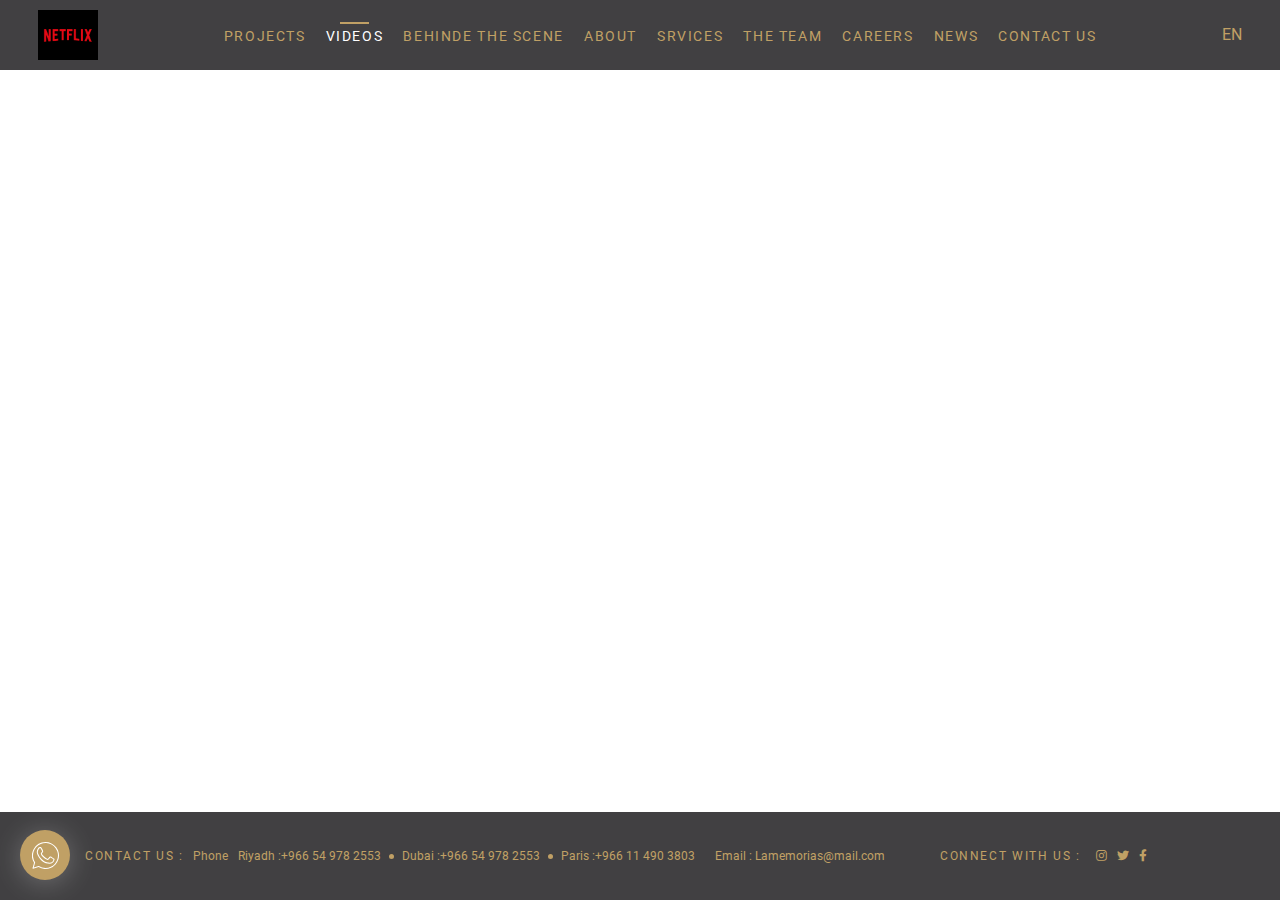
<file: video.html>
<!doctype html>
<html lang="en">

<head>
    <!-- Required meta tags -->
    <meta charset="utf-8">
    <meta name="viewport" content="width=device-width, initial-scale=1, maximum-scale=1, user-scalable=no">

    <!--  CSS -->
    <link rel="stylesheet" href="css/bootstrap.min.css">
    <link rel="stylesheet" href="css/all.min.css">
    <link rel="stylesheet" href="plugins/owlCarousel/owl.carousel.min.css">
    <link rel="stylesheet" href="plugins/animation/animate.min.css">
    <link rel="stylesheet" href="css/style.css">

    <link rel="icon" href="images/xIcon.png" type="image/x-icon" />
    <title> La.memorias </title>
</head>

<body>

    <!-- Header  -->
    <div class="header darkHeader">
        <div class="logo">
            <a href="index.html"> <img src="images/logo.png" alt="logo" class="img-fluid"> </a>
        </div>
        <div class="menu">
            <ul>
                <li> <a href="projects.html"> Projects </a> </li>
                <li class="active"> <a href="videos.html"> Videos </a> </li>
                <li> <a href="scenes.html">  behinde the scene </a> </li>
                <li> <a href="about.html"> About </a> </li>
                <li> <a href="services.html"> Srvices </a> </li>
                <li> <a href="team.html"> The Team </a> </li>
                <li> <a href="careers.html"> Careers </a> </li>
                <li> <a href="news.html"> News </a> </li>
                <li> <a href="contact.html"> Contact Us </a> </li>
            </ul>
        </div>
        
        <div class="navActions">
            <div class="language"> 
                <a href="#"> En </a> </li>
                <!-- <a href="#"> عربي </a>              -->
            </div> 
            <div class="mobile">
                <div class="menuBtn"> <span></span> <span></span> <span></span></div>
                <div class="bodyOverlay"></div>
            </div>
        </div>
    </div>

    <!-- Videos  -->
    <div class="videosPage fixedPage">
        <div class="videoPlayer">
            <iframe width="560" height="315" src="https://www.youtube.com/embed/yGqP54lv9q4" title="YouTube video player" frameborder="0" allow="accelerometer; autoplay; clipboard-write; encrypted-media; gyroscope; picture-in-picture" allowfullscreen></iframe>
        </div>
    </div>

    <!-- Whatsapp  -->
    <div class="whatsapp"> <img src="images/whatsapp.svg" alt="whatsapp"> </div>

    <!-- Footer  -->
    <div class="footer">
        <div class="container">
            <div class="row">
                <div class="col-12 col-sm-9">
                    <div class="footerInfo">
                        <label> contact us : </label>
                        <div class="phone">
                            <span> Phone </span>
                            <ul>
                                <li> Riyadh : <a href="tel:+966549782553"> +966 54 978 2553 </a></li>
                                <li> Dubai :  <a href="tel:+966549782553"> +966 54 978 2553 </a></li>
                                <li> Paris : <a href="tel:+966549782553"> +966 11 490 3803</a></li>
                            </ul>
                        </div>
                        <div class="email">
                            <span> Email : </span>
                            <a href="mailto:info@fikrasoft.com"> Lamemorias@mail.com </a>
                        </div>
                    </div>
                </div>
                <div class="col-12 col-sm-3">
                    <div class="footerSocial">
                        <label> connect with us : </label>
                        <ul class="social">
                            <li> <a href="#"> <i class="fab fa-instagram"></i> </a></li>
                            <li> <a href="#"> <i class="fab fa-twitter"></i> </a></li>
                            <li> <a href="#"> <i class="fab fa-facebook-f"></i> </a></li>
                        </ul>
                    </div>
                </div>
            </div>
        </div>
    </div>


    <!-- JS -->
    <script src="js/jquery-3.2.1.min.js"></script>
    <script src="js/popper.min.js"></script>
    <script src="js/bootstrap.min.js"></script>
    <script src="plugins/owlCarousel/owl.carousel.min.js"></script>
    <script src="plugins/animation/wow.min.js"></script>
    <script src="js/custom.js"></script>

</body>
</html>
</file>
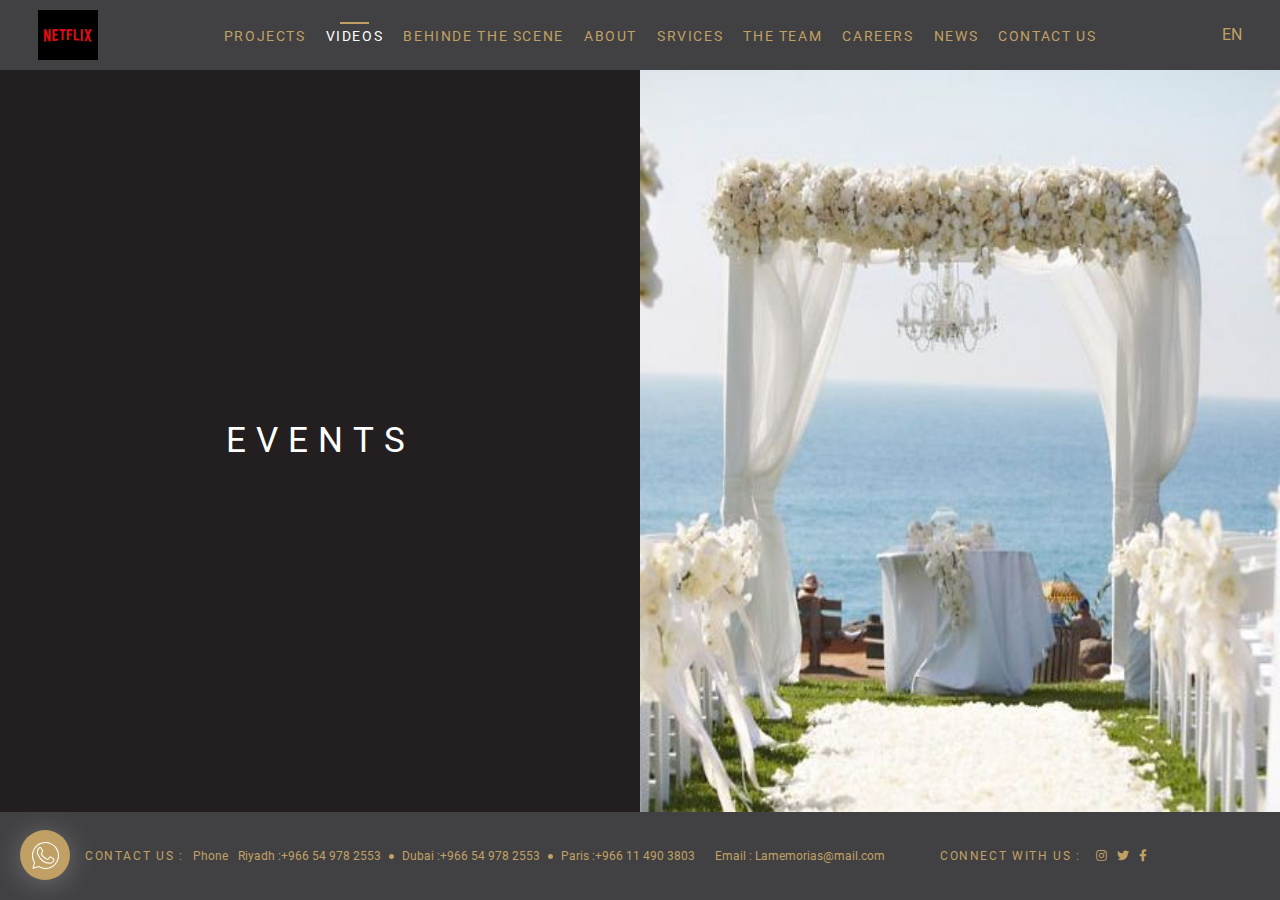
<file: videos.html>
<!doctype html>
<html lang="en">

<head>
    <!-- Required meta tags -->
    <meta charset="utf-8">
    <meta name="viewport" content="width=device-width, initial-scale=1, maximum-scale=1, user-scalable=no">

    <!--  CSS -->
    <link rel="stylesheet" href="css/bootstrap.min.css">
    <link rel="stylesheet" href="css/all.min.css">
    <link rel="stylesheet" href="plugins/owlCarousel/owl.carousel.min.css">
    <link rel="stylesheet" href="plugins/animation/animate.min.css">
    <link rel="stylesheet" href="css/style.css">

    <link rel="icon" href="images/xIcon.png" type="image/x-icon" />
    <title> La.memorias </title>
</head>

<body>

    <!-- Header  -->
    <div class="header darkHeader">
        <div class="logo">
            <a href="index.html"> <img src="images/logo.png" alt="logo" class="img-fluid"> </a>
        </div>
        <div class="menu">
            <ul>
                <li> <a href="projects.html"> Projects </a> </li>
                <li class="active"> <a href="videos.html"> Videos </a> </li>
                <li> <a href="scenes.html">  behinde the scene </a> </li>
                <li> <a href="about.html"> About </a> </li>
                <li> <a href="services.html"> Srvices </a> </li>
                <li> <a href="team.html"> The Team </a> </li>
                <li> <a href="careers.html"> Careers </a> </li>
                <li> <a href="news.html"> News </a> </li>
                <li> <a href="contact.html"> Contact Us </a> </li>
            </ul>
        </div>
        
        <div class="navActions">
            <div class="language"> 
                <a href="#"> En </a> </li>
                <!-- <a href="#"> عربي </a>              -->
            </div> 
            <div class="mobile">
                <div class="menuBtn"> <span></span> <span></span> <span></span></div>
                <div class="bodyOverlay"></div>
            </div>
        </div>
    </div>

    <!-- Videos Page  -->
    <div class="videosPage fixedPage darkPage">
        <a class="videosType" href="videosType.html">
            <h2> events </h2>
            <img src="images/img-1.jpg" alt="img" class="img-fluid w-100">
        </a>
        <a class="videosType show" href="videosType.html">
            <h2> install </h2>
            <img src="images/img-2.jpg" alt="img" class="img-fluid w-100">
        </a>
    </div>

    <!-- Whatsapp  -->
    <div class="whatsapp"> <img src="images/whatsapp.svg" alt="whatsapp"> </div>

    <!-- Footer  -->
    <div class="footer">
        <div class="container">
            <div class="row">
                <div class="col-12 col-sm-9">
                    <div class="footerInfo">
                        <label> contact us : </label>
                        <div class="phone">
                            <span> Phone </span>
                            <ul>
                                <li> Riyadh : <a href="tel:+966549782553"> +966 54 978 2553 </a></li>
                                <li> Dubai :  <a href="tel:+966549782553"> +966 54 978 2553 </a></li>
                                <li> Paris : <a href="tel:+966549782553"> +966 11 490 3803</a></li>
                            </ul>
                        </div>
                        <div class="email">
                            <span> Email : </span>
                            <a href="mailto:info@fikrasoft.com"> Lamemorias@mail.com </a>
                        </div>
                    </div>
                </div>
                <div class="col-12 col-sm-3">
                    <div class="footerSocial">
                        <label> connect with us : </label>
                        <ul class="social">
                            <li> <a href="#"> <i class="fab fa-instagram"></i> </a></li>
                            <li> <a href="#"> <i class="fab fa-twitter"></i> </a></li>
                            <li> <a href="#"> <i class="fab fa-facebook-f"></i> </a></li>
                        </ul>
                    </div>
                </div>
            </div>
        </div>
    </div>


    <!-- JS -->
    <script src="js/jquery-3.2.1.min.js"></script>
    <script src="js/popper.min.js"></script>
    <script src="js/bootstrap.min.js"></script>
    <script src="plugins/owlCarousel/owl.carousel.min.js"></script>
    <script src="plugins/animation/wow.min.js"></script>
    <script src="js/custom.js"></script>

</body>
</html>
</file>
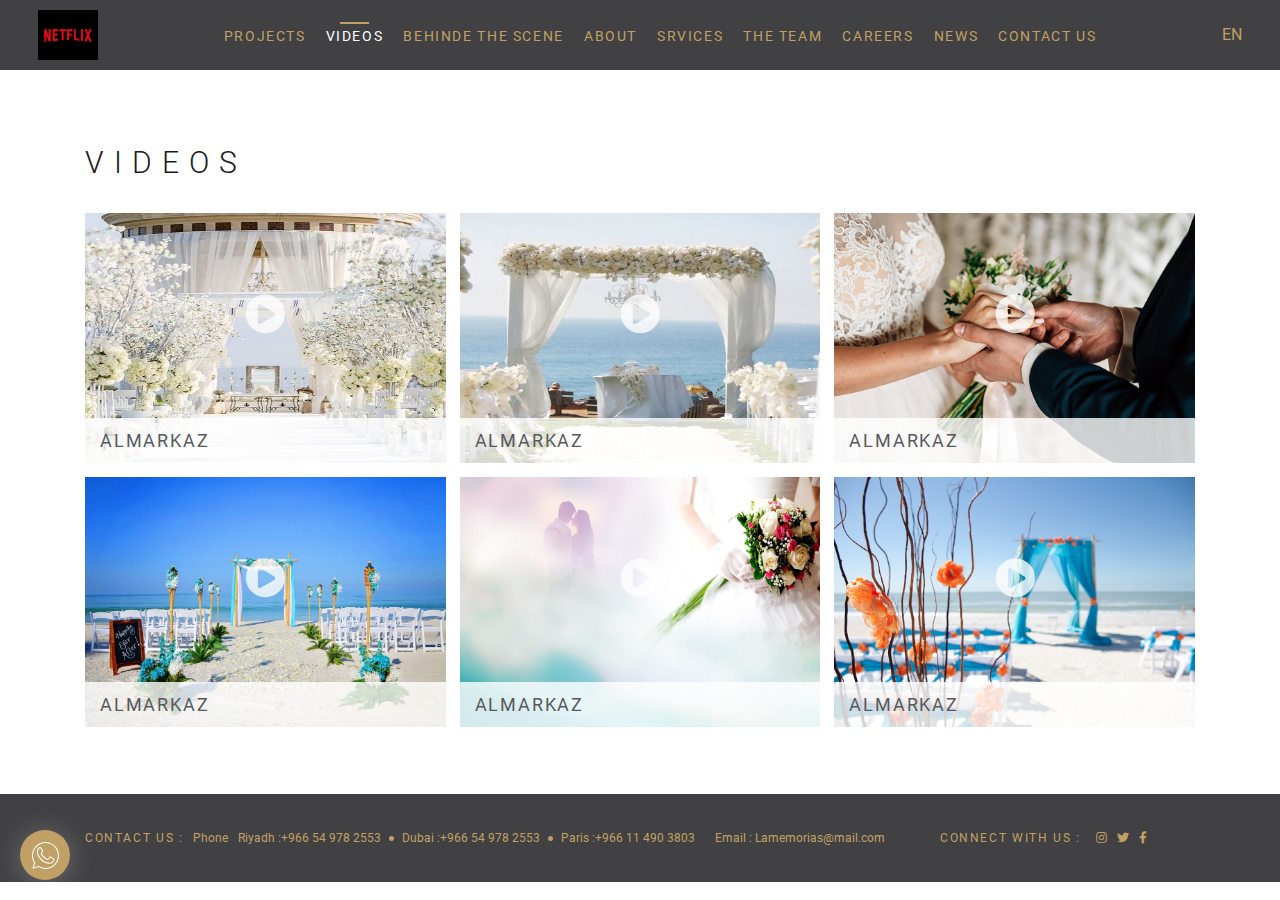
<file: videosType.html>
<!doctype html>
<html lang="en">

<head>
    <!-- Required meta tags -->
    <meta charset="utf-8">
    <meta name="viewport" content="width=device-width, initial-scale=1, maximum-scale=1, user-scalable=no">

    <!--  CSS -->
    <link rel="stylesheet" href="css/bootstrap.min.css">
    <link rel="stylesheet" href="css/all.min.css">
    <link rel="stylesheet" href="plugins/owlCarousel/owl.carousel.min.css">
    <link rel="stylesheet" href="plugins/animation/animate.min.css">
    <link rel="stylesheet" href="css/style.css">

    <link rel="icon" href="images/xIcon.png" type="image/x-icon" />
    <title> La.memorias </title>
</head>

<body>

    <!-- Header  -->
    <div class="header darkHeader">
        <div class="logo">
            <a href="index.html"> <img src="images/logo.png" alt="logo" class="img-fluid"> </a>
        </div>
        <div class="menu">
            <ul>
                <li> <a href="projects.html"> Projects </a> </li>
                <li class="active"> <a href="videos.html"> Videos </a> </li>
                <li> <a href="scenes.html">  behinde the scene </a> </li>
                <li> <a href="about.html"> About </a> </li>
                <li> <a href="services.html"> Srvices </a> </li>
                <li> <a href="team.html"> The Team </a> </li>
                <li> <a href="careers.html"> Careers </a> </li>
                <li> <a href="news.html"> News </a> </li>
                <li> <a href="contact.html"> Contact Us </a> </li>
            </ul>
        </div>
        
        <div class="navActions">
            <div class="language"> 
                <a href="#"> En </a> </li>
                <!-- <a href="#"> عربي </a>              -->
            </div> 
            <div class="mobile">
                <div class="menuBtn"> <span></span> <span></span> <span></span></div>
                <div class="bodyOverlay"></div>
            </div>
        </div>
    </div>

    <!-- Videos Type  -->
    <div class="projects secPadding">
        <div class="container">
            <div class="pageTitle"> videos </div>
            <div class="row">
                <div class="col-12 col-sm-4">
                    <a class="project video" href="video.html">
                        <img src="images/img-1.jpg" alt="img" class="img-fluid w-100">
                        <div class="projectDetails">
                            <div class="projectBody">
                                <span> <i class="fas fa-play-circle"></i> </span>
                            </div>
                            <h3> almarkaz </h3>
                        </div>                       
                    </a>
                </div>
                <div class="col-12 col-sm-4">
                    <a class="project video" href="video.html">
                        <img src="images/img-2.jpg" alt="img" class="img-fluid w-100">
                        <div class="projectDetails">
                            <div class="projectBody">
                                <span> <i class="fas fa-play-circle"></i> </span>
                            </div>
                            <h3> almarkaz </h3>
                        </div>                       
                    </a>
                </div>
                <div class="col-12 col-sm-4">
                    <a class="project video" href="video.html">
                        <img src="images/img-3.jpg" alt="img" class="img-fluid w-100">
                        <div class="projectDetails">
                            <div class="projectBody">
                                <span> <i class="fas fa-play-circle"></i> </span>
                            </div>
                            <h3> almarkaz </h3>
                        </div>                       
                    </a>
                </div>
                <div class="col-12 col-sm-4">
                    <a class="project video" href="video.html">
                        <img src="images/img-4.jpg" alt="img" class="img-fluid w-100">
                        <div class="projectDetails">
                            <div class="projectBody">
                                <span> <i class="fas fa-play-circle"></i> </span>
                            </div>
                            <h3> almarkaz </h3>
                        </div>                       
                    </a>
                </div>
                <div class="col-12 col-sm-4">
                    <a class="project video" href="video.html">
                        <img src="images/slide-5.jpg" alt="img" class="img-fluid w-100">
                        <div class="projectDetails">
                            <div class="projectBody">
                                <span> <i class="fas fa-play-circle"></i> </span>
                            </div>
                            <h3> almarkaz </h3>
                        </div>  
                    </a>
                </div>
                <div class="col-12 col-sm-4">
                    <a class="project video" href="video.html">
                        <img src="images/slide-6.jpg" alt="img" class="img-fluid w-100">
                        <div class="projectDetails">
                            <div class="projectBody">
                                <span> <i class="fas fa-play-circle"></i> </span>
                            </div>
                            <h3> almarkaz </h3>
                        </div>  
                    </a>
                </div>
            </div>
        </div>
    </div>

    <!-- Whatsapp  -->
    <div class="whatsapp"> <img src="images/whatsapp.svg" alt="whatsapp"> </div>

    <!-- Footer  -->
    <div class="footer">
        <div class="container">
            <div class="row">
                <div class="col-12 col-sm-9">
                    <div class="footerInfo">
                        <label> contact us : </label>
                        <div class="phone">
                            <span> Phone </span>
                            <ul>
                                <li> Riyadh : <a href="tel:+966549782553"> +966 54 978 2553 </a></li>
                                <li> Dubai :  <a href="tel:+966549782553"> +966 54 978 2553 </a></li>
                                <li> Paris : <a href="tel:+966549782553"> +966 11 490 3803</a></li>
                            </ul>
                        </div>
                        <div class="email">
                            <span> Email : </span>
                            <a href="mailto:info@fikrasoft.com"> Lamemorias@mail.com </a>
                        </div>
                    </div>
                </div>
                <div class="col-12 col-sm-3">
                    <div class="footerSocial">
                        <label> connect with us : </label>
                        <ul class="social">
                            <li> <a href="#"> <i class="fab fa-instagram"></i> </a></li>
                            <li> <a href="#"> <i class="fab fa-twitter"></i> </a></li>
                            <li> <a href="#"> <i class="fab fa-facebook-f"></i> </a></li>
                        </ul>
                    </div>
                </div>
            </div>
        </div>
    </div>


    <!-- JS -->
    <script src="js/jquery-3.2.1.min.js"></script>
    <script src="js/popper.min.js"></script>
    <script src="js/bootstrap.min.js"></script>
    <script src="plugins/owlCarousel/owl.carousel.min.js"></script>
    <script src="plugins/animation/wow.min.js"></script>
    <script src="js/custom.js"></script>

</body>
</html>
</file>
<file: css/style.css>
/* fonts*/
@import url('https://fonts.googleapis.com/css2?family=Noto+Kufi+Arabic:wght@100;200;300;400;500;600;700;800;900&display=swap');

@font-face {
    font-family: Roboto;
    src: url('../fonts/Roboto-Regular.eot');
    src: url('../fonts/Roboto-Regular.eot?#iefix') format('embedded-opentype'),
        url('../fonts/Roboto-Regular.woff2') format('woff2'),
        url('../fonts/Roboto-Regular.woff') format('woff'),
        url('../fonts/Roboto-Regular.ttf') format('truetype'),
        url('../fonts/Roboto-Regular.svg#Roboto-Regular') format('svg');
    font-weight: normal;
    font-style: normal;
    font-display: swap;
}

@font-face {
    font-family: Roboto-Black;
    src: url('../fonts/Roboto-Black.eot');
    src: url('../fonts/Roboto-Black.eot?#iefix') format('embedded-opentype'),
        url('../fonts/Roboto-Black.woff2') format('woff2'),
        url('../fonts/Roboto-Black.woff') format('woff'),
        url('../fonts/Roboto-Black.ttf') format('truetype'),
        url('../fonts/Roboto-Black.svg#Roboto-Black') format('svg');
    font-weight: 900;
    font-style: bold;
    font-display: swap;
}

@font-face {
    font-family: Roboto-light;
    src: url('../fonts/Roboto-Light.eot');
    src: url('../fonts/Roboto-Light.eot?#iefix') format('embedded-opentype'),
        url('../fonts/Roboto-Light.woff2') format('woff2'),
        url('../fonts/Roboto-Light.woff') format('woff'),
        url('../fonts/Roboto-Light.ttf') format('truetype'),
        url('../fonts/Roboto-Light.svg#Roboto-Light') format('svg');
    font-weight: 300;
    font-style: normal;
    font-display: swap;
}

:root {
  --font: Roboto;
  --fontLight: Roboto-light;
  --fontBlack: Roboto-Black;
}


/**** Init ****/
body {
    font-family: var(--font), sans-serif;
    overflow-x: hidden;
    direction: ltr;
    text-align: left;
}

.stopScroll {
    overflow: hidden;
}

.secPadding {
    padding: 60px 0;
}

p {
    color: var(--text);
    margin: 0;
}

a {
    text-decoration: none !important;
}

ul {
    padding: 0;
    margin: 0;
    list-style: none;
}

button:focus,
button:active,
input:active,
input:focus,
select:active,
select:focus,
textarea:focus,
textarea:active {
    box-shadow: none;
    outline: 0;
}

/*==========================||---------------------------||========================*/
/*==========================||         MAIN BUTTONS      ||========================*/
/*==========================||---------------------------||========================*/

button:active,
button:hover,
button:focus {
    box-shadow: none;
    outline: 0;
}

/*==========================||---------------------------||========================*/
/*==========================||         Container         ||========================*/
/*==========================||---------------------------||========================*/

@media (min-width: 1300px) {
    .container {
        max-width: 1200px;
    }
}

@media (min-width: 1400px) {
    .container {
        max-width: 1300px;
    }
}

/*==========================||---------------------------||========================*/
/*==========================||           HEADER          ||========================*/
/*==========================||---------------------------||========================*/

.header {
    background: rgba(255, 255, 255, 0.8);
    display: flex;
    justify-content: space-between;
    padding: 0 3%;
    height: 70px;
    position: relative;
    z-index: 10;
}

.darkHeader {
    background: #414042;
    align-items: center;
}

.logo {
    background: #000000 0% 0% no-repeat padding-box;
    display: flex;
    align-items: end;
    justify-content: center;
}

.home .logo {
    width: 180px;
    height: 200px;
    padding: 20px;
}

.darkHeader .logo {
    width: 60px;
    height: 50px;
    align-items: center;
    justify-content: center;
    padding: 5px;
}

.menu {
    display: flex;
}

.menu ul {
    display: flex;
    align-items: center;
}

.menu a {
    text-transform: uppercase;
    font-size: 14px;
    line-height: 24px;
    letter-spacing: 1.62px;
    color: #58595B;
}

.darkHeader .menu a {
    color: #C0A065;
}

.menu a:hover {
    color: #C0A065;
}

.darkHeader .menu a:hover,
.darkHeader .menu .active a {
    color: #fff;
}

.menu li {
    padding: 0 10px;
}

.navActions {
    display: flex;
}

.language {
    display: flex;
    align-items: center;
}

.language a {
    text-transform: uppercase;
    color: #58595B;
}

.darkHeader .language a {
    color: #C0A065;
}

.language a:hover {
    color: #C0A065;
}

.darkHeader .language a:hover {
    color: #fff;
}


.menuBtn {
    display: flex;
    flex-direction: column;
    align-items: center;
    justify-content: space-around;
    width: 30px;
    height: 30px;
    position: relative;
    transition: all .5s ease-in-out;
    z-index: 10;
}

.menuBtn span,
.menuBtn span::before,
.menuBtn span::after {
    display: block;
    position: absolute;
    width: 25px;
    height: 2px;
    background-color: #58595B;
    transition-duration: .25s;
}

.menuBtn span::before {
    content: '';
    top: -7px;
}

.menuBtn span::after {
    content: '';
    top: 7px;
}

.menuBtn.open span {
    transform: rotate(45deg);
}

.menuBtn.open span::before {
    top: 0;
    transform: rotate(0);
}

.menuBtn.open span::after {
    top: 0;
    transform: rotate(90deg);
}

.bodyOverlay {
    position: fixed;
    top: 0;
    left: 0;
    right: 0;
    width: 100vw;
    height: 100vh;
    background: rgba(0, 0, 0, .6);
    z-index: 8;
    opacity: 0;
    visibility: hidden;
    transition: all .7s ease-in-out;
}

.bodyOverlay.show {
    opacity: 1;
    visibility: visible;
}

@media (min-width:992px) {
    .mobile {
        display: none;
    }

    .menu a::before {
        content: '';
        width: 0;
        height: 2px;
        background: #C0A065;
        display: block;
        margin: auto;
        transition: all .5s ease-in-out;
    }

    .menu a:hover::before,
    .darkHeader .menu .active a::before {
        width: 50%;
    }
}

@media screen and (max-width:768px) {
    .header {
        height: 50px;
    }

    .home .logo {
        width: 130px;
        height: 130px;
    }

    .menu {
        position: fixed;
        top: 0;
        bottom: 0;
        right: 0;
        width: 250px;
        padding: 45px 20px;
        background: #000000 0% 0% no-repeat padding-box;
        transform: translateX(100%);
        transition: all .4s ease-in-out;
        z-index: 9;
    }

    .menu.show {
        transform: translateX(0%);
    }

    .menu ul {
        flex-direction: column;
        align-items: flex-start;
        width: 100%;
    }

    .menu li {
        margin: 10px 0;
        padding: 0;
        width: 100%;
    }

    .menu a:hover {
        transform: translateX(15px);
    }

    .mobile {
        display: flex;
        align-items: center;
        margin-inline-start: 20px;
    }
}

/*==========================||---------------------------||========================*/
/*==========================||        Home Slider        ||========================*/
/*==========================||---------------------------||========================*/

.home {
    overflow-y: hidden;
}

.homeSlider {
    margin-top: -70px;
}

.homeSlider .item {
    height: 100vh;
    width: 100vw;
    background-size: cover !important;
}

.homeSlider img {
    height: 100%;
}

.homeSlider .owl-dots {
    display: flex;
    position: absolute;
    bottom: 25px;
    width: 100%;
    align-items: center;
    justify-content: center;
}

.homeSlider .owl-dot {
    width: 10px;
    height: 10px;
    border: 1px solid #fff;
    border-radius: 50%;
    background: transparent;
    margin: 0 3px;
}

.homeSlider .owl-dot.active {
    background: #fff;
}

.homeSlider .owl-dot:hover {
    background: #C0A065;
    border-color: #C0A065;
}

/*==========================||---------------------------||========================*/
/*==========================||           Whatsapp        ||========================*/
/*==========================||---------------------------||========================*/

.whatsapp {
    display: flex;
    align-items: center;
    justify-content: center;
    position: fixed;
    bottom: 20px;
    left: 20px;
    width: 50px;
    height: 50px;
    border-radius: 50%;
    background: #C0A065;
    color: #fff;
    cursor: pointer;
    z-index: 9;
    box-shadow: 0px 3px 28px #FFFFFF40;
}

.whatsapp img {
    max-width: 27px;
}

.whatsapp:hover {
    background: #c18a25;
}

/*==========================||---------------------------||========================*/
/*==========================||           Projects        ||========================*/
/*==========================||---------------------------||========================*/

.pageTitle {
    font-family: var(--fontLight);
    font-size: 30px;
    line-height: 66px;
    letter-spacing: 10px;
    color: #1A1A1A;
    text-transform: uppercase;
    margin-bottom: 10px;
}

.projects .row {
    margin: 0 -7px;
}

.projects .col-12 {
    padding: 7px;
}

.project {
    display: block;
    position: relative;
    height: 270px;
    cursor: pointer;
}

.project img {
    height: 100%;
}

.projectDetails {
    height: 100%;
    position: absolute;
    top: 0;
    left: 0;
    width: 100%;
}

.projectBody {
    height: calc(100% - 45px);
    padding: 20px;
    display: flex;
    flex-direction: column;
    justify-content: space-between;
    background: rgba(255, 255, 255, 0.8);
    opacity: 0;
    visibility: hidden;
    transition: all .5s ease-in-out;
    color: #58595B;
}

.project:hover .projectBody {
    opacity: 1;
    visibility: visible;
}

.project h5 {
    font-size: 15px;
}

.project p {
    font-size: 14px;
}

.project span {
    text-transform: uppercase;
}

.project h3 {
    position: absolute;
    bottom: 0;
    background: rgba(255, 255, 255, 0.8);
    height: 45px;
    width: 100%;
    margin: 0;
    padding: 0 15px;
    text-transform: uppercase;
    font-size: 18px;
    line-height: 26px;
    letter-spacing: 1.8px;
    color: #58595B;
    display: flex;
    align-items: center;
}

.project:hover h3 {
    background: #414042;
    color: #fff;
}

@media screen and (max-width:768px) {
    .project {
        height: 210px;
    }

    .secPadding {
        padding: 30px 0;
    }

    .project h3 {
        font-size: 14px;
    }

    .fixedPage {
        height: calc(100vh - 198px);
    }
}


/*==========================||---------------------------||========================*/
/*==========================||            footer         ||========================*/
/*==========================||---------------------------||========================*/

.footer {
    background: #414042;
    align-items: center;
    padding: 35px 0;
    color: #C0A065;
    font-size: 12px;
}

.footerInfo {
    display: flex;
    align-items: center;
}

.footer label {
    letter-spacing: 1.62px;
    text-transform: uppercase;
    margin-bottom: 0;
    margin-inline-end: 10px;
}

.phone {
    display: flex;
}

.phone ul {
    display: flex;
}

.phone li {
    position: relative;
    display: flex;
    align-items: center;
}

.phone li:not(:last-of-type)::after {
    content: '';
    width: 5px;
    height: 5px;
    background: #C0A065;
    border-radius: 50%;
    display: inline-block;
    margin: 0 8px;
}

.phone span {
    margin-inline-end: 10px;
}

.email {
    margin-inline-start: 20px;
}

.footer a {
    color: #C0A065;
}

.footerSocial {
    display: flex;
}

.social {
    display: flex;
}

.social li {
    padding: 0 5px;
}

@media screen and (max-width:768px) {
    .footer {
        padding: 20px;
        padding-inline-start: 43px;
    }

    .footerInfo {
        flex-direction: column;
        align-items: baseline;
    }

    .phone ul {
        flex-direction: column;
    }

    .phone li:not(:last-of-type)::after {
        display: none;
    }

    .whatsapp {
        width: 40px;
        height: 40px;
        left: 10px;
        bottom: 10px;
    }

    .whatsapp img {
        max-width: 20px;
    }

    .email {
        margin: 0;
    }
}

/*==========================||---------------------------||========================*/
/*==========================||        Project Page       ||========================*/
/*==========================||---------------------------||========================*/

.darkPage {
    background: #414042;
}

.fixedPage {
    height: calc(100vh - 158px);
    position: relative;
}

.projectPage {
    overflow: hidden;
}

.projectSlider .item {
    height: calc(100vh - 158px);
    background-size: cover !important;
}

.projectSlider .owl-nav {
    display: flex;
    position: absolute;
    bottom: 20px;
    left: calc(50% - 40px);
    width: 80px;
    font-size: 30px;
}

.projectSlider .owl-nav>div {
    width: 38px;
    display: flex;
    align-items: center;
    justify-content: center;
}

.projectSlider .owl-nav>div:hover {
    color: #C0A065;
}

.projectData {
    position: absolute;
    top: 0;
    right: 0;
    height: 100%;
    width: 100%;
    max-width: 350px;
    display: flex;
    flex-direction: row-reverse;
    z-index: 1;
}

.projectSide {
    background: #414042;
    height: 100%;
    width: 50px;
    padding: 15px 0;
    transition: all .5s ease-in-out;
}

.projectData.open .projectSide {
    background: rgba(255, 255, 255, .85);
}

.projectIcon {
    width: 50px;
    height: 50px;
    display: flex;
    align-items: center;
    justify-content: center;
    cursor: pointer;
    transition: all .5s ease-in-out;
}

.projectData.open .projectIcon {
    background: #C0A065;
}

.projectIcon span {
    width: 20px;
    height: 20px;
    border: solid #C0A065;
    border-width: 0 0 2px 2px;
    transform: rotate(45deg);
}

.projectPage .projectIcon span {
    margin: 0;
    margin-left: 8px;
}

.projectData.open .projectIcon span {
    border-color: #fff;
    border-width: 2px 2px 0 0;
    margin: 0;
    margin-right: 8px;
}

.projectSide h2 {
    text-orientation: mixed;
    writing-mode: vertical-rl;
    color: #fff;
    position: absolute;
    bottom: 0;
    margin: 5px 0 0 4px;
    transition: all .5s ease-in-out;
}

.projectData.open .projectSide h2 {
    opacity: 0;
    visibility: hidden;
}

.projectInfo {
    background: rgba(255, 255, 255, .85);
    padding: 20px;
    color: #1A1A1A;
    overflow: scroll;
    transform: translateX(200%);
    -ms-overflow-style: none;
    scrollbar-width: none;
    transition: all .5s ease-in-out;
}

.projectInfo::-webkit-scrollbar {
    display: none;
}

.projectData.open .projectInfo {
    transform: translateX(0%);
}

.projectPage h2 {
    font-size: 18px;
    line-height: 46px;
    letter-spacing: 7px;
}

.projectPage span {
    font-size: 13px;
    opacity: 0.7;
    display: block;
    margin-bottom: 5px;
}

.projectPage h5 {
    font-size: 14px;
    opacity: 0.7;
}

.projectPage p {
    font-size: 17px;
    line-height: 35px;
    font-weight: 400;
}

@media (min-width:1350px) and (max-width: 1400px) {
    .projectData.open .projectSide h2 {
        transform: translate(-198px, -323px) rotate(-90deg);
        color: #1A1A1A;
        z-index: 1;
    }
}

/*==========================||---------------------------||========================*/
/*==========================||          Videos        ||========================*/
/*==========================||---------------------------||========================*/

.videosPage {
    display: flex;
}

.videosType {
    position: relative;
    display: flex;
    align-items: center;
    justify-content: center;
    flex-direction: column;
    width: 50%;
    height: 100%;
    background: #231F20;
    transition: all .5s ease-in-out;
}

.videosType img {
    position: absolute;
    top: 0;
    left: 0;
    right: 0;
    bottom: 0;
    height: 100%;
    opacity: 0;
    visibility: hidden;

}

.videosType h2 {
    transition: all .5s ease-in-out;
    font-size: 35px;
    line-height: 66px;
    letter-spacing: 10px;
    color: #FFFFFF;
    text-transform: uppercase;
    margin: 0;
}

.videosType.show h2 {
    opacity: 0;
    visibility: hidden;
}

.videosType.show img {
    opacity: 1;
    visibility: visible;
}

@media screen and (max-width:768px) {
    .videosType h2 {
        font-size: 14px;
    }
}

/*==========================||---------------------------||========================*/
/*==========================||          Video Type       ||========================*/
/*==========================||---------------------------||========================*/

.video {
    height: 250px;
}

.video .projectBody {
    display: flex;
    align-items: center;
    justify-content: center;
    background: transparent;
    opacity: 1;
    visibility: visible;
    font-size: 40px;
    color: rgba(255, 255, 255, 0.8);
}

.video:hover .projectBody {
    background: rgba(255, 255, 255, 0.7);
    color: rgba(0, 0, 0, .35);
}

/*==========================||---------------------------||========================*/
/*==========================||         Video Player      ||========================*/
/*==========================||---------------------------||========================*/

.videoPlayer {
    width: 100%;
    height: 100%;
}

.videoPlayer iframe {
    width: 100%;
    height: 100%;
}

/*==========================||---------------------------||========================*/
/*==========================||           Members         ||========================*/
/*==========================||---------------------------||========================*/

.teams .memberInfoBox {
    display: none;
}

.memberData {
    background: #58595B;
    color: #fff;
    padding: 30px 40px;
    position: relative;
}

.memberData span {
    color: #C0A065;
    font-size: 25px;
    position: absolute;
    right: 40px;
    cursor: pointer;
}

.memberData span:hover {
    color: #fff;
}

.memberData h2 {
    font-family: var(--fontLight);
    font-size: 20px;
    line-height: 26px;
    letter-spacing: 2.5px;
    text-transform: uppercase;
}

.memberDes {
    font-size: 17px;
    line-height: 35px;
    margin-bottom: 15px;
}

.memberData ul {
    display: flex;
    color: #C0A065;
}

.memberData a {
    color: #C0A065;
    font-size: 13px;
    margin-inline-start: 10px;
}

.memberData li:first-of-type {
    margin-inline-end: 30px;
}

@media screen and (max-width:375px) {
    .memberData li:first-of-type {
        margin-inline-end: 15px;
    }

    .memberData ul {
        flex-direction: column;
    }
}

@media screen and (max-width:768px) {
    .memberData {
        padding: 20px;
    }

    .memberData h2 {
        font-size: 15px;
    }

    .memberDes {
        font-size: 13px;
        line-height: 25px;
    }

    .memberData span {
        font-size: 20px;
        right: 15px;
    }
}



/*==========================||---------------------------||========================*/
/*==========================||           Careers         ||========================*/
/*==========================||---------------------------||========================*/

.careersVector {
    margin-bottom: 40px;
}

.careersWrapper {
    color: #1A1A1A;
}

.careers p {
    font-size: 18px;
    line-height: 30px;
    margin-bottom: 10px;
}

.careers ol {
    padding: 0;
    list-style-position: inside;
    line-height: 35px;
    margin-bottom: 30px;
}

.careers h2 {
    font-family: var(--fontBlack);
    font-size: 18px;
    line-height: 60px;
}

.careersForm {
    max-width: 1000px;
    margin: auto;
}

.careersForm .row {
    margin: 0 -7px;
}

.careersForm .col-12 {
    padding: 7px;
}

.field {
    position: relative;
    height: 45px;
    border: 1px solid #f3f3f3;
    border-radius: 8px;
    overflow: hidden;
}

.field label {
    margin: 0;
    font-size: 13px;
    position: absolute;
    top: 10px;
    margin-inline-start: 12px;
    transition: all .4s ease-in-out;
}

.field.focused label {
    top: -30px;
}

.field input {
    border: 0;
    height: 100%;
    width: 100%;
    padding: 0 12px;
    font-size: 13px;
}

.field input:focus+label {
    top: -30px;
}

.file {
    position: relative;
    height: 45px;
    border: 1px solid #f3f3f3;
    border-radius: 8px;
    overflow: hidden;
    display: flex;
    align-items: center;
    justify-content: center;
}

.uploadFile {
    display: flex;
    align-items: center;
    justify-content: center;
    width: 30px;
    padding: 0;
    margin: 0;
    position: relative;
    cursor: pointer;
}

.uploadFile input {
    opacity: 0;
    visibility: hidden;
    position: absolute;
    top: 0;
    left: 0;
    bottom: 0;
    right: 0;
}

.uploadFile .icon-upload {
    background-image: url("../images/file.svg");
    background-repeat: no-repeat;
    display: inline-block;
    width: 13px;
    height: 24px;
}

.fileName {
    width: calc(100% - 30px);
    padding: 0 12px;
    font-size: 13px;
    overflow: hidden;
    text-overflow: ellipsis;
    white-space: nowrap;
    transition: all .4s ease-in-out;
}

.careers button {
    width: 194px;
    height: 45px;
    background: #C0A065 0% 0% no-repeat padding-box;
    border-radius: 8px;
    border: 0;
    color: #fff;
    text-transform: uppercase;
    letter-spacing: 3.4px;
    font-size: 14px;
    margin: 25px auto 50px;
    display: block;
    cursor: pointer;
}

.careers button:hover {
    background: #c18a25;
}

@media screen and (max-width:768px) {
    .pageTitle {
        font-size: 17px;
        line-height: 40px;
        letter-spacing: 7px;
    }

    .careersVector {
        margin-bottom: 20px;
    }

    .careers p {
        font-size: 14px;
        line-height: 25px;
    }

    .careers ol {
        font-size: 14px;
        line-height: 25px;
        margin-bottom: 10px;
    }
}


/*==========================||---------------------------||========================*/
/*==========================||            Services       ||========================*/
/*==========================||---------------------------||========================*/

.services .row {
    margin: 0 -7px;
}

.services .col-12 {
    padding: 7px;
}

.service {
    background: #F9F9F9;
    color: #1A1A1A;
    display: block;
    padding: 20px;
    cursor: pointer;
}

.service:hover {
    background: #414042;
    color: #fff;
}

.service span {
    width: 50px;
    height: 50px;
    background: #C0A065;
    display: flex;
    align-items: center;
    justify-content: center;
    border-radius: 10px;
    font-size: 23px;
    color: #fff;
    margin-bottom: 20px;
    padding: 4%;
}

.service span img {
    filter: brightness(0) invert(1);
}

.service h3 {
    font-size: 16px;
    font-weight: 600;
}

.service:hover h3 {
    font-weight: 300;
}

.service p {
    font-size: 13px;
    line-height: 25px;
}

@media screen and (max-width:768px) {}

/*==========================||---------------------------||========================*/
/*==========================||          About Page       ||========================*/
/*==========================||---------------------------||========================*/

.sceneVector {
    margin-bottom: 20px;
}

.scenePage h3 {
    letter-spacing: 6px;
    color: #58595B;
    text-transform: uppercase;
    font-size: 18px;
    margin-bottom: 15px;
    line-height: 30px;
}

.scenePage p {
    letter-spacing: 0.75px;
    color: #414042;
    font-size: 17px;
    line-height: 30px;
}

@media screen and (max-width:768px) {
    .scenePage h3 {
        margin-bottom: 10px;
    }

    .scenePage p {
        font-size: 14px;
        line-height: 26px;
    }
}


/*==========================||---------------------------||========================*/
/*==========================||        Contact Page       ||========================*/
/*==========================||---------------------------||========================*/

.contact {
    height: calc(100vh - 158px);
    width: 100vw;
    background-repeat:  no-repeat;
    background-size: cover;
    overflow: hidden;
    position: relative;
}

.contactSide {
    position: absolute;
    top: 0;
    right: 0;
    bottom: 0;
    width: 100%;
    max-width: 350px;
    background: rgba(255, 255, 255, 0.9);
    padding: 50px 25px;
    color: #1A1A1A;
    overflow-y: scroll;
    -ms-overflow-style: none;
    scrollbar-width: none;
}

.contactSide::-webkit-scrollbar {
    display: none;
}

.contactSide h2 {
    letter-spacing: 7px;
    font-size: 20px;
    font-family: var(--fontLight);
    text-transform: uppercase;
    margin-bottom: 30px;
}

.contactSide li {
    display: flex;
    flex-direction: column;
    margin-bottom: 10px;
}

.contactSide i {
    font-size: 15px;
    margin-bottom: 10px;
}

.contactSide a {
    opacity: 0.6;
    font-size: 15px;
    color: #1D1D1D;
}

.contactGroup {
    margin-top: 30px;
}

.contactGroup h4 {
    letter-spacing: 5px;
    text-transform: uppercase;
    font-size: 15px;
    font-family: var(--fontBlack);
    margin-bottom: 15px;
}

.contactGroup h4::after {
    content: '';
    background: #fff;
    width: 75%;
    height: 2px;
    display: block;
    margin-top: 7px;
}

.address label {
    letter-spacing: 1.1px;
    color: #1D1D1D;
    text-transform: uppercase;
    font-size: 13px;
    font-family: var(--fontBlack);
}

.address p {
    color: #1D1D1D;
    font-size: 13px;
    font-weight: 600;
    font-family: var(--fontBlack);
}

.address a {
    color: #1D1D1D;
    font-size: 14px;
    font-weight: 100;
    font-family: var(--font);
    margin-inline-start: 5px;
}

.location p {
    font-family: var(--fontBlack);
    opacity: 0.6;
    font-size: 14px;
    margin-bottom: 5px;
}

@media screen and (max-width:768px) {
    .contactSide {
        padding: 10px;
        max-width: 210px;
    }
    
    .contactSide h2 {
        font-size: 15px;
        margin-bottom: 15px;
    }
    
    .contactSide li {
        flex-direction: row;
        align-items: center;
        margin-bottom: 5px;
    }
    
    .contactSide i {
        margin-inline-end: 10px;
        margin-bottom: 0;
    }
    
    .contactGroup {
        margin-top: 20px;
    }
    
    .contactGroup h4 {
        margin-bottom: 5px;
        font-size: 13px;
    }
    
    .address p {
        font-size: 12px;
    }
    
    .address a {
        font-size: 13px;
    }
    
    .contactSide a {
        font-size: 13px;
    }
    
    .location p {
        font-size: 13px;
    }
}

/*==========================||---------------------------||========================*/
/*==========================||         About Page        ||========================*/
/*==========================||---------------------------||========================*/

.aboutWrapper {
    margin-bottom: 60px;
}

.aboutparagraph p {
    letter-spacing: 0px;
    color: #58595B;
    font-size: 19px;
    line-height: 35px;
    margin-bottom: 20px;
}

.aboutSide {
    border-left: 2px solid #ced4da;
    padding-inline-start: 25px;
}

.aboutSide .contactGroup {
    margin: 0;
}

.aboutSide p , .aboutSide span {
    font-size: 13px;
    line-height: 22px;
}

.aboutSide .address {
    margin-bottom: 15px;
}

.aboutVector {
    margin-bottom: 30px;
}

.aboutparagraph h2 {
    letter-spacing: 10px;
    color: #1A1A1A;
    text-transform: uppercase;
    font-family: var(--fontLight);
    font-size: 27px;
}


@media screen and (max-width:768px) {
    .aboutWrapper {
        margin-bottom: 20px;
    }

    .aboutparagraph p {
        font-size: 13px;
        line-height: 25px;
    }
    
    .aboutparagraph h2 {
        font-size: 20px;
    }

    .aboutSide {
        padding-inline-start: 15px;
    }
}


/*==========================||---------------------------||========================*/
/*==========================||            News           ||========================*/
/*==========================||---------------------------||========================*/

.article {
    margin-bottom: 60px;
}

.article h4 {
    letter-spacing: 0.75px;
    color: #C0A065;
    font-size: 16px;
}

.article h5 {
    letter-spacing: -0.33px;
    color: #1A1A1A;
    font-size: 20px;
    font-family: var(--fontLight);
    text-transform: uppercase;
    margin-bottom: 30px;
}

.article p {
    letter-spacing: 0.75px;
    color: #414042;
    font-size: 15px;
    line-height: 35px;
    margin-bottom: 15px;
}

.article a {
    letter-spacing: 0.75px;
    color: #414042;
    opacity: 0.8;
    font-size: 15px;
    display: flex;
    align-items: center;
}

.article a:hover {
    color: #C0A065;
}

.article i {
    margin-inline-start: 14px;
    font-size: 13px;
    margin-top: 3px;
}

.singleNews img {
    margin-bottom: 15px;
}

@media screen and (max-width:768px) {
    .article h4 {
        font-size: 13px;
    }
    
    .article h5 {
        font-size: 16px;
        margin-bottom: 15px;
    } 
    
    .article p {
        font-size: 13px;
        line-height: 25px;
    }
    
    .article a {
        font-size: 13px;
    }
    
    .article i {
        font-size: 10px;
        margin-top: 1px;
        margin-inline-start: 7px;
    }
}


/*==========================||---------------------------||========================*/
/*==========================||            AR             ||========================*/
/*==========================||---------------------------||========================*/


.ar {
    direction: rtl;
    text-align: right;
    font-family: 'Noto Kufi Arabic', Roboto , sans-serif !important;

    --font: 'Noto Kufi Arabic';
    --fontLight: 'Noto Kufi Arabic';
    --fontBlack: 'Noto Kufi Arabic';
}

.ar * {
    letter-spacing: 0 !important;
}


.ar .memberData span {
    left: 40px;
    right: auto;
}

.ar .article i {
    transform: rotate(180deg);
}

.ar .projectData {
    left: 0;
    right: auto;
}

.ar .projectInfo {
    transform: translateX(-200%);
}

.ar .projectPage .projectIcon span {
    border-width: 2px 2px 0 0;
    margin: 0;
    margin-right: 8px;
}

.ar .projectData.open .projectIcon span {
    margin-left: 8px;
    border-width: 0 0 2px 2px;
}

.ar .whatsapp {
    right: 20px;
    left: auto;
}

.ar .contactSide {
    left: 0;
    right: auto;
}

.ar .field label {
    right: 12px;
}

.ar .file {
    flex-direction: row-reverse;
}

@media screen and (max-width:768px) {
    .ar .memberData span  {
        left: 15px;
        right: auto;
    }
}
</file>
